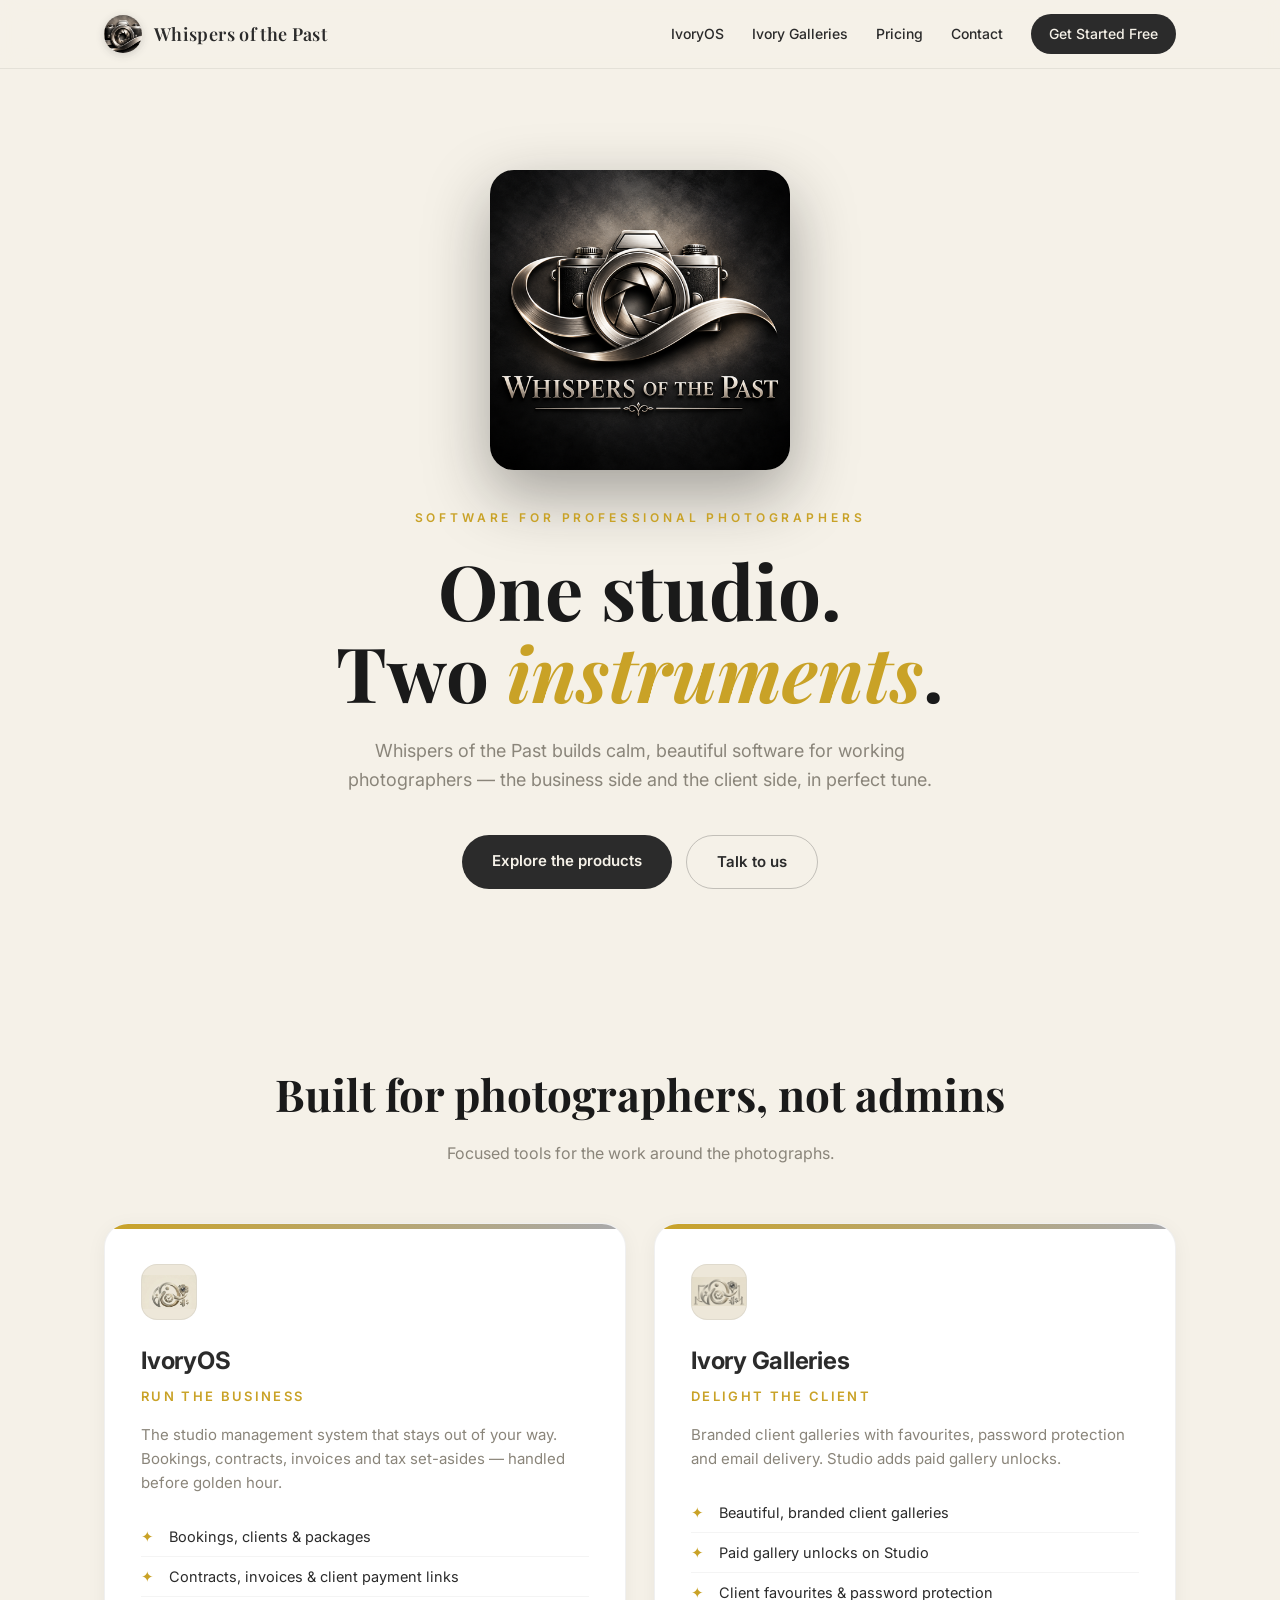
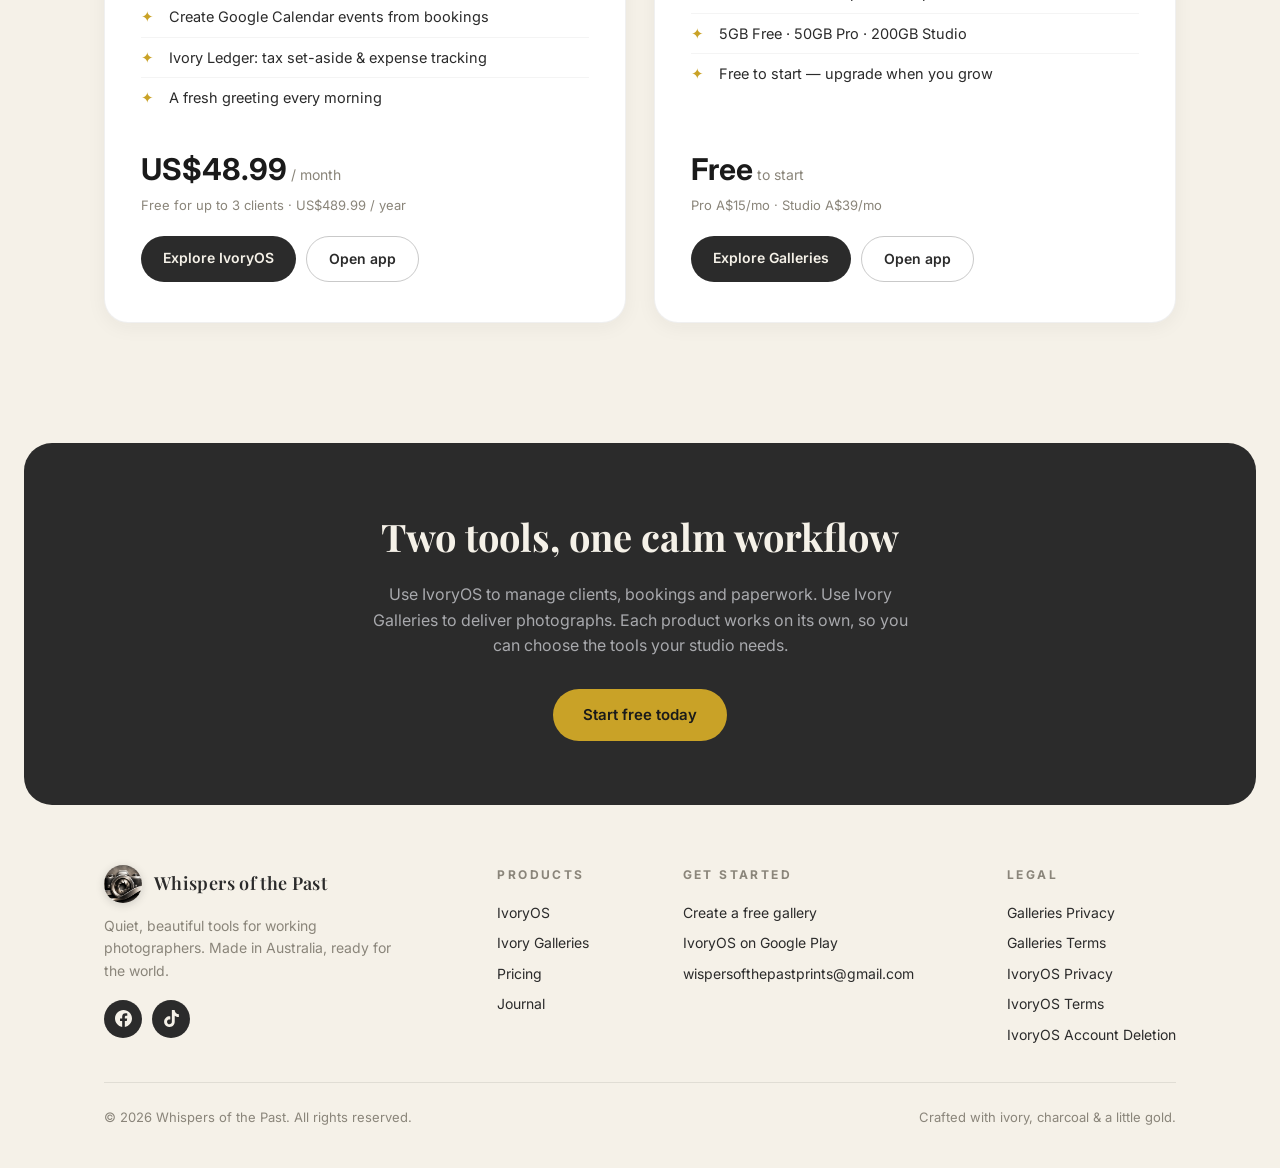
<file: index.html>
<!DOCTYPE html>
<html lang="en">
<head>
<meta charset="UTF-8">
<meta name="viewport" content="width=device-width, initial-scale=1.0">
<title>Whispers of the Past — IvoryOS & Ivory Galleries</title>
<meta name="description" content="Quiet, beautiful software for working photographers: IvoryOS runs the business, Ivory Galleries delights the client.">
<meta name="theme-color" content="#F5F1E8">
<link rel="canonical" href="https://whispersofthepast.co/">
<link rel="icon" type="image/png" href="assets/emblem.png">
<meta property="og:type" content="website">
<meta property="og:site_name" content="Whispers of the Past">
<meta property="og:title" content="Whispers of the Past — IvoryOS & Ivory Galleries">
<meta property="og:description" content="Quiet, beautiful software for working photographers: IvoryOS runs the business, Ivory Galleries delights the client.">
<meta property="og:url" content="https://whispersofthepast.co/">
<meta property="og:image" content="https://whispersofthepast.co/logo_512.png">
<meta property="og:image:alt" content="Whispers of the Past — photography software logo">
<meta name="twitter:card" content="summary_large_image">
<meta name="twitter:title" content="Whispers of the Past — IvoryOS & Ivory Galleries">
<meta name="twitter:description" content="Quiet, beautiful software for working photographers: IvoryOS runs the business, Ivory Galleries delights the client.">
<meta name="twitter:image" content="https://whispersofthepast.co/logo_512.png">
<script data-goatcounter="https://whispersofthepast.goatcounter.com/count" async src="//gc.zgo.at/count.js"></script><!-- analytics: swap whispersofthepast with your GoatCounter site code -->
<link rel="preconnect" href="https://fonts.googleapis.com">
<link rel="preconnect" href="https://fonts.gstatic.com" crossorigin>
<link href="https://fonts.googleapis.com/css2?family=Playfair+Display:ital,wght@0,400;0,600;0,700;1,400&family=Inter:wght@400;500;600;700&display=swap" rel="stylesheet">
<link rel="stylesheet" href="assets/style.css">
<noscript><style>.reveal { opacity: 1 !important; transform: none !important; }</style></noscript>
<script type="application/ld+json">
{
  "@context": "https://schema.org",
  "@type": "Organization",
  "name": "Whispers of the Past",
  "url": "https://whispersofthepast.co/",
  "logo": "https://whispersofthepast.co/logo_512.png",
  "email": "wispersofthepastprints@gmail.com",
  "description": "Quiet, beautiful software for working photographers: IvoryOS, the studio management system, and Ivory Galleries, the client gallery that sells itself.",
  "brand": [{"@type": "Brand", "name": "IvoryOS"}, {"@type": "Brand", "name": "Ivory Galleries"}],
  "sameAs": ["https://play.google.com/store/apps/details?id=com.wispersofthepast.ivoryos", "https://galleries.whispersofthepast.co"]
}
</script>
</head>
<body>

<nav>
  <div class="nav-inner">
    <a class="brand" href="index.html">
      <div class="emblem"><img src="assets/emblem.png" alt="Whispers of the Past emblem"></div>
      <span class="brand-name">Whispers of the Past</span>
    </a>
    <button class="menu-btn" onclick="document.getElementById('navLinks').classList.toggle('open')">☰</button>
    <div class="nav-links" id="navLinks">
      <a href="products/ivoryos/">IvoryOS</a>
      <a href="products/ivory-galleries/">Ivory Galleries</a>
      <a href="pricing/">Pricing</a>
      <a href="contact/">Contact</a>
      <a class="nav-cta" href="https://galleries.whispersofthepast.co" target="_blank" rel="noopener">Get Started Free</a>
    </div>
  </div>
</nav>


<header class="hero" id="top">
  <div class="hero-lockup reveal"><img src="logo_512.png" alt="Whispers of the Past — Photography Software"></div>
  <div class="kicker">Software for professional photographers</div>
  <h1>One studio.<br>Two <em>instruments</em>.</h1>
  <p class="lede">Whispers of the Past builds calm, beautiful software for working photographers — the business side and the client side, in perfect tune.</p>
  <div class="hero-ctas">
    <a class="btn btn-dark" href="#products">Explore the products</a>
    <a class="btn btn-ghost" href="mailto:wispersofthepastprints@gmail.com">Talk to us</a>
  </div>
</header>

<section class="section" id="products">
  <div class="section-head reveal">
    <h2>Built for photographers, not admins</h2>
    <p>Focused tools for the work around the photographs.</p>
  </div>
  <div class="products">
    <div class="product-card reveal">
      <div class="product-icon"><img src="assets/logo-ivoryos.png" alt="IvoryOS logo"></div>
      <h3>IvoryOS</h3>
      <div class="role">Run the business</div>
      <p>The studio management system that stays out of your way. Bookings, contracts, invoices and tax set-asides — handled before golden hour.</p>
      <ul class="features">
        <li>Bookings, clients &amp; packages</li>
        <li>Contracts, invoices &amp; client payment links</li>
        <li>Create Google Calendar events from bookings</li>
        <li>Ivory Ledger: tax set-aside &amp; expense tracking</li>
        <li>A fresh greeting every morning</li>
      </ul>
      <div class="price-line">
        <span class="amount">US$48.99</span> <span class="per">/ month</span>
        <span class="alt">Free for up to 3 clients · US$489.99 / year</span>
      </div>
      <div class="card-links">
        <a class="btn btn-dark" href="products/ivoryos/">Explore IvoryOS</a>
        <a class="btn btn-ghost" href="https://play.google.com/store/apps/details?id=com.wispersofthepast.ivoryos" target="_blank" rel="noopener">Open app</a>
      </div>
    </div>
    <div class="product-card reveal">
      <div class="product-icon"><img src="assets/logo-galleries.png" alt="Ivory Galleries logo"></div>
      <h3>Ivory Galleries</h3>
      <div class="role">Delight the client</div>
      <p>Branded client galleries with favourites, password protection and email delivery. Studio adds paid gallery unlocks.</p>
      <ul class="features">
        <li>Beautiful, branded client galleries</li>
        <li>Paid gallery unlocks on Studio</li>
        <li>Client favourites &amp; password protection</li>
        <li>5GB Free · 50GB Pro · 200GB Studio</li>
        <li>Free to start — upgrade when you grow</li>
      </ul>
      <div class="price-line">
        <span class="amount">Free</span> <span class="per">to start</span>
        <span class="alt">Pro A$15/mo · Studio A$39/mo</span>
      </div>
      <div class="card-links">
        <a class="btn btn-dark" href="products/ivory-galleries/">Explore Galleries</a>
        <a class="btn btn-ghost" href="https://galleries.whispersofthepast.co" target="_blank" rel="noopener">Open app</a>
      </div>
    </div>
  </div>
</section>

<section class="connect reveal" id="connect">
  <h2>Two tools, one calm workflow</h2>
  <p>Use IvoryOS to manage clients, bookings and paperwork. Use Ivory Galleries to deliver photographs. Each product works on its own, so you can choose the tools your studio needs.</p>
  <a class="btn btn-gold" href="https://galleries.whispersofthepast.co" target="_blank" rel="noopener">Start free today</a>
</section>


<footer id="contact">
  <div class="footer-grid">
    <div class="footer-brand">
      <a class="brand" href="index.html">
        <div class="emblem"><img src="assets/emblem.png" alt="Whispers of the Past emblem"></div>
        <span class="brand-name">Whispers of the Past</span>
      </a>
      <p>Quiet, beautiful tools for working photographers. Made in Australia, ready for the world.</p>
      <div class="social-row">
      <a class="social-btn" href="https://www.facebook.com/wispersofthepast1" target="_blank" rel="noopener" aria-label="Facebook"><svg viewBox="0 0 24 24" xmlns="http://www.w3.org/2000/svg"><path d="M24 12.073c0-6.627-5.373-12-12-12s-12 5.373-12 12c0 5.99 4.388 10.954 10.125 11.854v-8.385H7.078v-3.47h3.047V9.43c0-3.007 1.792-4.669 4.533-4.669 1.312 0 2.686.235 2.686.235v2.953H15.83c-1.491 0-1.956.925-1.956 1.874v2.25h3.328l-.532 3.47h-2.796v8.385C19.612 23.027 24 18.062 24 12.073z"/></svg></a>
      <a class="social-btn" href="https://www.tiktok.com/@the.whispers.of.the.past" target="_blank" rel="noopener" aria-label="TikTok"><svg viewBox="0 0 24 24" xmlns="http://www.w3.org/2000/svg"><path d="M12.525.02c1.31-.02 2.61-.01 3.91-.02.08 1.53.63 3.09 1.75 4.17 1.12 1.11 2.7 1.62 4.24 1.79v4.03c-1.44-.05-2.89-.35-4.2-.97-.57-.26-1.1-.59-1.62-.93-.01 2.92.01 5.84-.02 8.75-.08 1.4-.54 2.79-1.35 3.94-1.31 1.92-3.58 3.17-5.91 3.21-1.43.08-2.86-.31-4.08-1.03-2.02-1.19-3.44-3.37-3.65-5.71-.02-.5-.03-1-.01-1.49.18-1.9 1.12-3.72 2.58-4.96 1.66-1.44 3.98-2.13 6.15-1.72.02 1.48-.04 2.96-.04 4.44-.99-.32-2.15-.23-3.02.37-.63.41-1.11 1.04-1.36 1.75-.21.51-.15 1.07-.14 1.61.24 1.64 1.82 3.02 3.5 2.87 1.12-.01 2.19-.66 2.77-1.61.19-.33.4-.67.41-1.06.1-1.79.06-3.57.07-5.36.01-4.03-.01-8.05.02-12.07z"/></svg></a>
    </div>
    </div>
    <div class="footer-col">
      <h4>Products</h4>
      <a href="products/ivoryos/">IvoryOS</a>
      <a href="products/ivory-galleries/">Ivory Galleries</a>
      <a href="pricing/">Pricing</a>
      <a href="blog/">Journal</a>
    </div>
    <div class="footer-col">
      <h4>Get started</h4>
      <a href="https://galleries.whispersofthepast.co" target="_blank" rel="noopener">Create a free gallery</a>
      <a href="https://play.google.com/store/apps/details?id=com.wispersofthepast.ivoryos" target="_blank" rel="noopener">IvoryOS on Google Play</a>
      <a href="mailto:wispersofthepastprints@gmail.com">wispersofthepastprints@gmail.com</a>
    </div>
    <div class="footer-col">
      <h4>Legal</h4>
      <a href="https://galleries.whispersofthepast.co/privacy" target="_blank" rel="noopener">Galleries Privacy</a>
      <a href="https://galleries.whispersofthepast.co/terms" target="_blank" rel="noopener">Galleries Terms</a>
      <a href="https://wispersofthepastprints-prog.github.io/IvoryOS/privacy-policy.html" target="_blank" rel="noopener">IvoryOS Privacy</a>
      <a href="https://wispersofthepastprints-prog.github.io/IvoryOS/terms.html" target="_blank" rel="noopener">IvoryOS Terms</a>
      <a href="https://wispersofthepastprints-prog.github.io/IvoryOS/delete-account.html" target="_blank" rel="noopener">IvoryOS Account Deletion</a>
    </div>
  </div>
  <div class="footer-bottom">
    <span>© 2026 Whispers of the Past. All rights reserved.</span>
    <span>Crafted with ivory, charcoal &amp; a little gold.</span>
  </div>
</footer>

<script src="assets/site.js"></script>
</body>
</html>
</file>
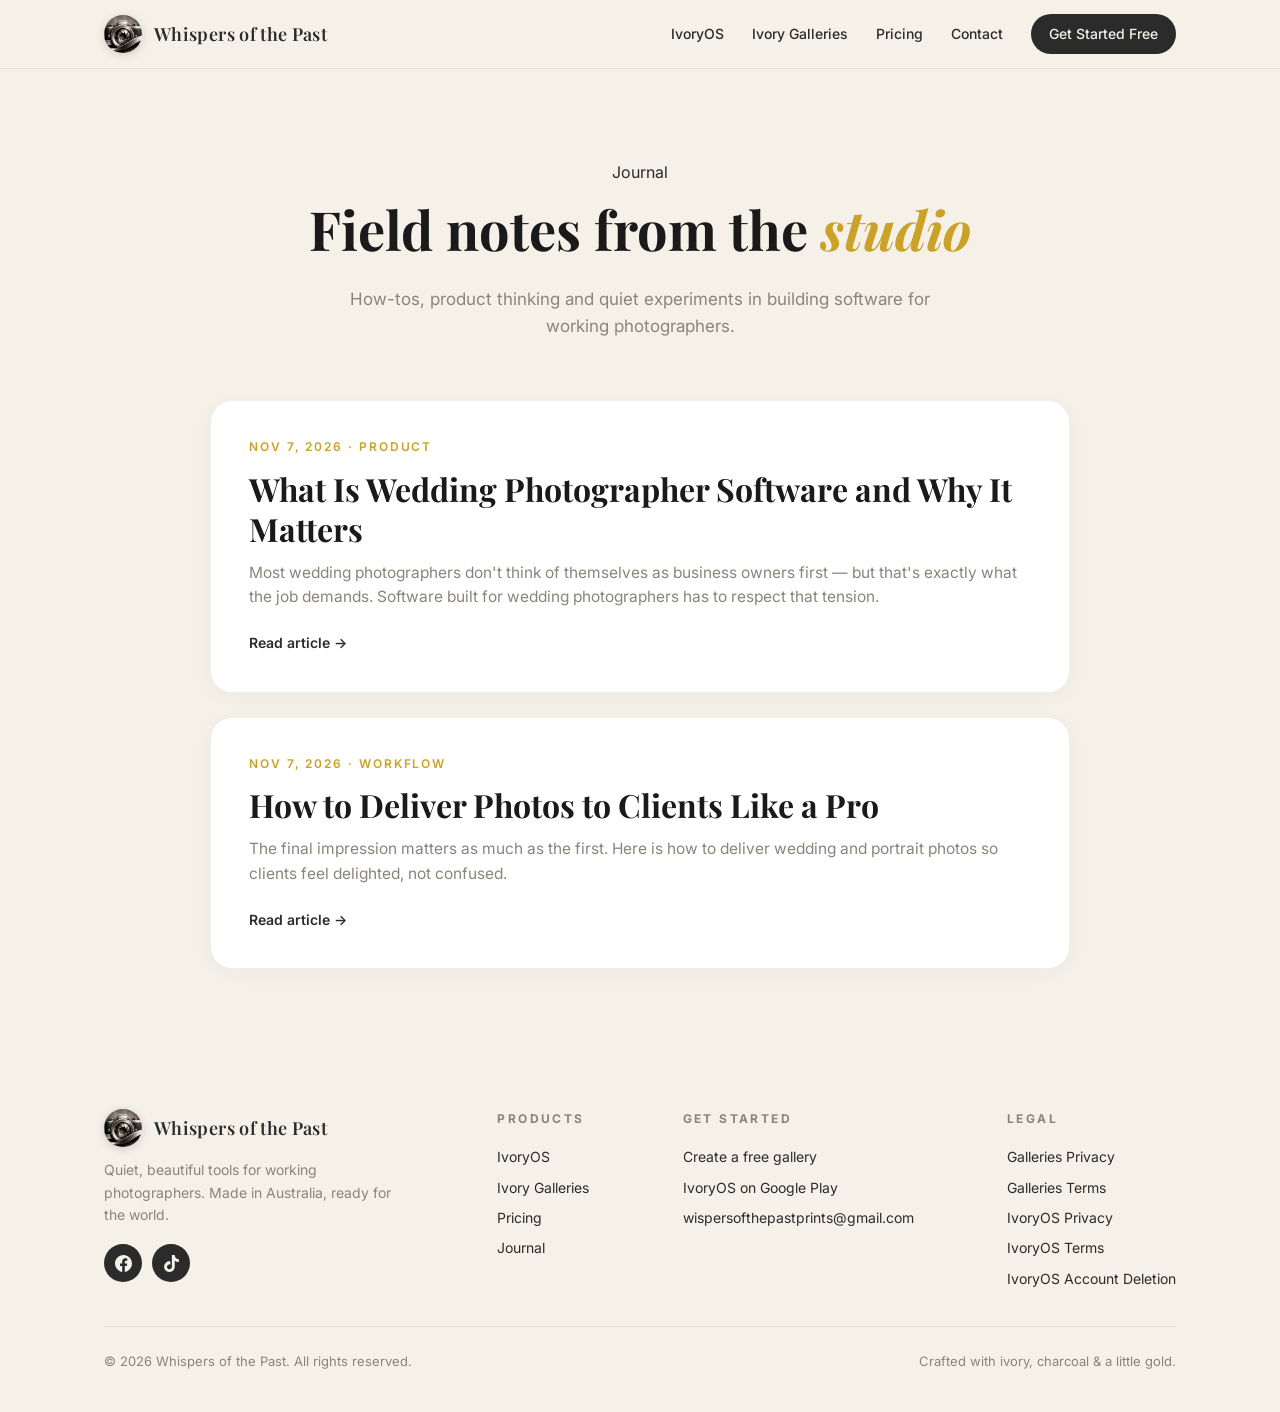
<file: blog/index.html>
<!DOCTYPE html>
<html lang="en">
<head>
<meta charset="UTF-8">
<meta name="viewport" content="width=device-width, initial-scale=1.0">
<title>Journal — Whispers of the Past</title>
<meta name="description" content="Field notes on building better photography software. Ideas, how-tos and product updates from the studio.">
<meta name="theme-color" content="#F5F1E8">
<link rel="canonical" href="https://whispersofthepast.co/blog/">
<link rel="icon" type="image/png" href="../assets/emblem.png">
<meta property="og:type" content="website">
<meta property="og:site_name" content="Whispers of the Past">
<meta property="og:title" content="Journal — Whispers of the Past">
<meta property="og:description" content="Field notes on building better photography software. Ideas, how-tos and product updates from the studio.">
<meta property="og:url" content="https://whispersofthepast.co/blog/">
<meta property="og:image" content="https://whispersofthepast.co/logo_512.png">
<meta property="og:image:alt" content="Whispers of the Past — photography software logo">
<meta name="twitter:card" content="summary_large_image">
<meta name="twitter:title" content="Journal — Whispers of the Past">
<meta name="twitter:description" content="Field notes on building better photography software. Ideas, how-tos and product updates from the studio.">
<meta name="twitter:image" content="https://whispersofthepast.co/logo_512.png">
<script data-goatcounter="https://whispersofthepast.goatcounter.com/count" async src="//gc.zgo.at/count.js"></script>
<link rel="preconnect" href="https://fonts.googleapis.com">
<link rel="preconnect" href="https://fonts.gstatic.com" crossorigin>
<link href="https://fonts.googleapis.com/css2?family=Playfair+Display:ital,wght@0,400;0,600;0,700;1,400&family=Inter:wght@400;500;600;700&display=swap" rel="stylesheet">
<link rel="stylesheet" href="../assets/style.css">
<noscript><style>.reveal { opacity: 1 !important; transform: none !important; }</style></noscript>
<script type="application/ld+json">
{
  "@context": "https://schema.org",
  "@type": "Blog",
  "name": "Whispers of the Past Journal",
  "url": "https://whispersofthepast.co/blog/",
  "publisher": {
    "@type": "Organization",
    "name": "Whispers of the Past",
    "logo": "https://whispersofthepast.co/logo_512.png"
  }
}
</script>
</head>
<body>

<nav>
  <div class="nav-inner">
    <a class="brand" href="../index.html">
      <div class="emblem"><img src="../assets/emblem.png" alt="Whispers of the Past emblem"></div>
      <span class="brand-name">Whispers of the Past</span>
    </a>
    <button class="menu-btn" onclick="document.getElementById('navLinks').classList.toggle('open')">☰</button>
    <div class="nav-links" id="navLinks">
      <a href="../products/ivoryos/">IvoryOS</a>
      <a href="../products/ivory-galleries/">Ivory Galleries</a>
      <a href="../pricing/">Pricing</a>
      <a href="../contact/">Contact</a>
      <a class="nav-cta" href="https://galleries.whispersofthepast.co" target="_blank" rel="noopener">Get Started Free</a>
    </div>
  </div>
</nav>

<header class="page-hero">
  <div class="kicker">Journal</div>
  <h1>Field notes from the <em>studio</em></h1>
  <p>How-tos, product thinking and quiet experiments in building software for working photographers.</p>
</header>

<section class="section" style="padding-top:20px">
  <div class="blog-list">
    <article class="blog-card reveal">
      <a class="blog-card-link" href="wedding-photographer-software/">
        <div class="blog-meta">Nov 7, 2026 · Product</div>
        <h2>What Is Wedding Photographer Software and Why It Matters</h2>
        <p>Most wedding photographers don't think of themselves as business owners first — but that's exactly what the job demands. Software built for wedding photographers has to respect that tension.</p>
        <span class="read-more">Read article →</span>
      </a>
    </article>
    <article class="blog-card reveal">
      <a class="blog-card-link" href="how-to-deliver-photos-to-clients/">
        <div class="blog-meta">Nov 7, 2026 · Workflow</div>
        <h2>How to Deliver Photos to Clients Like a Pro</h2>
        <p>The final impression matters as much as the first. Here is how to deliver wedding and portrait photos so clients feel delighted, not confused.</p>
        <span class="read-more">Read article →</span>
      </a>
    </article>
  </div>
</section>

<footer id="contact">
  <div class="footer-grid">
    <div class="footer-brand">
      <a class="brand" href="../index.html">
        <div class="emblem"><img src="../assets/emblem.png" alt="Whispers of the Past emblem"></div>
        <span class="brand-name">Whispers of the Past</span>
      </a>
      <p>Quiet, beautiful tools for working photographers. Made in Australia, ready for the world.</p>
      <div class="social-row">
      <a class="social-btn" href="https://www.facebook.com/wispersofthepast1" target="_blank" rel="noopener" aria-label="Facebook"><svg viewBox="0 0 24 24" xmlns="http://www.w3.org/2000/svg"><path d="M24 12.073c0-6.627-5.373-12-12-12s-12 5.373-12 12c0 5.99 4.388 10.954 10.125 11.854v-8.385H7.078v-3.47h3.047V9.43c0-3.007 1.792-4.669 4.533-4.669 1.312 0 2.686.235 2.686.235v2.953H15.83c-1.491 0-1.956.925-1.956 1.874v2.25h3.328l-.532 3.47h-2.796v8.385C19.612 23.027 24 18.062 24 12.073z"/></svg></a>
      <a class="social-btn" href="https://www.tiktok.com/@the.whispers.of.the.past" target="_blank" rel="noopener" aria-label="TikTok"><svg viewBox="0 0 24 24" xmlns="http://www.w3.org/2000/svg"><path d="M12.525.02c1.31-.02 2.61-.01 3.91-.02.08 1.53.63 3.09 1.75 4.17 1.12 1.11 2.7 1.62 4.24 1.79v4.03c-1.44-.05-2.89-.35-4.2-.97-.57-.26-1.1-.59-1.62-.93-.01 2.92.01 5.84-.02 8.75-.08 1.4-.54 2.79-1.35 3.94-1.31 1.92-3.58 3.17-5.91 3.21-1.43.08-2.86-.31-4.08-1.03-2.02-1.19-3.44-3.37-3.65-5.71-.02-.5-.03-1-.01-1.49.18-1.9 1.12-3.72 2.58-4.96 1.66-1.44 3.98-2.13 6.15-1.72.02 1.48-.04 2.96-.04 4.44-.99-.32-2.15-.23-3.02.37-.63.41-1.11 1.04-1.36 1.75-.21.51-.15 1.07-.14 1.61.24 1.64 1.82 3.02 3.5 2.87 1.12-.01 2.19-.66 2.77-1.61.19-.33.4-.67.41-1.06.1-1.79.06-3.57.07-5.36.01-4.03-.01-8.05.02-12.07z"/></svg></a>
    </div>
    </div>
    <div class="footer-col">
      <h4>Products</h4>
      <a href="../products/ivoryos/">IvoryOS</a>
      <a href="../products/ivory-galleries/">Ivory Galleries</a>
      <a href="../pricing/">Pricing</a>
      <a href="../blog/">Journal</a>
    </div>
    <div class="footer-col">
      <h4>Get started</h4>
      <a href="https://galleries.whispersofthepast.co" target="_blank" rel="noopener">Create a free gallery</a>
      <a href="https://play.google.com/store/apps/details?id=com.wispersofthepast.ivoryos" target="_blank" rel="noopener">IvoryOS on Google Play</a>
      <a href="mailto:wispersofthepastprints@gmail.com">wispersofthepastprints@gmail.com</a>
    </div>
    <div class="footer-col">
      <h4>Legal</h4>
      <a href="https://galleries.whispersofthepast.co/privacy" target="_blank" rel="noopener">Galleries Privacy</a>
      <a href="https://galleries.whispersofthepast.co/terms" target="_blank" rel="noopener">Galleries Terms</a>
      <a href="https://wispersofthepastprints-prog.github.io/IvoryOS/privacy-policy.html" target="_blank" rel="noopener">IvoryOS Privacy</a>
      <a href="https://wispersofthepastprints-prog.github.io/IvoryOS/terms.html" target="_blank" rel="noopener">IvoryOS Terms</a>
      <a href="https://wispersofthepastprints-prog.github.io/IvoryOS/delete-account.html" target="_blank" rel="noopener">IvoryOS Account Deletion</a>
    </div>
  </div>
  <div class="footer-bottom">
    <span>© 2026 Whispers of the Past. All rights reserved.</span>
    <span>Crafted with ivory, charcoal &amp; a little gold.</span>
  </div>
</footer>

<script src="../assets/site.js"></script>
</body>
</html>
</file>
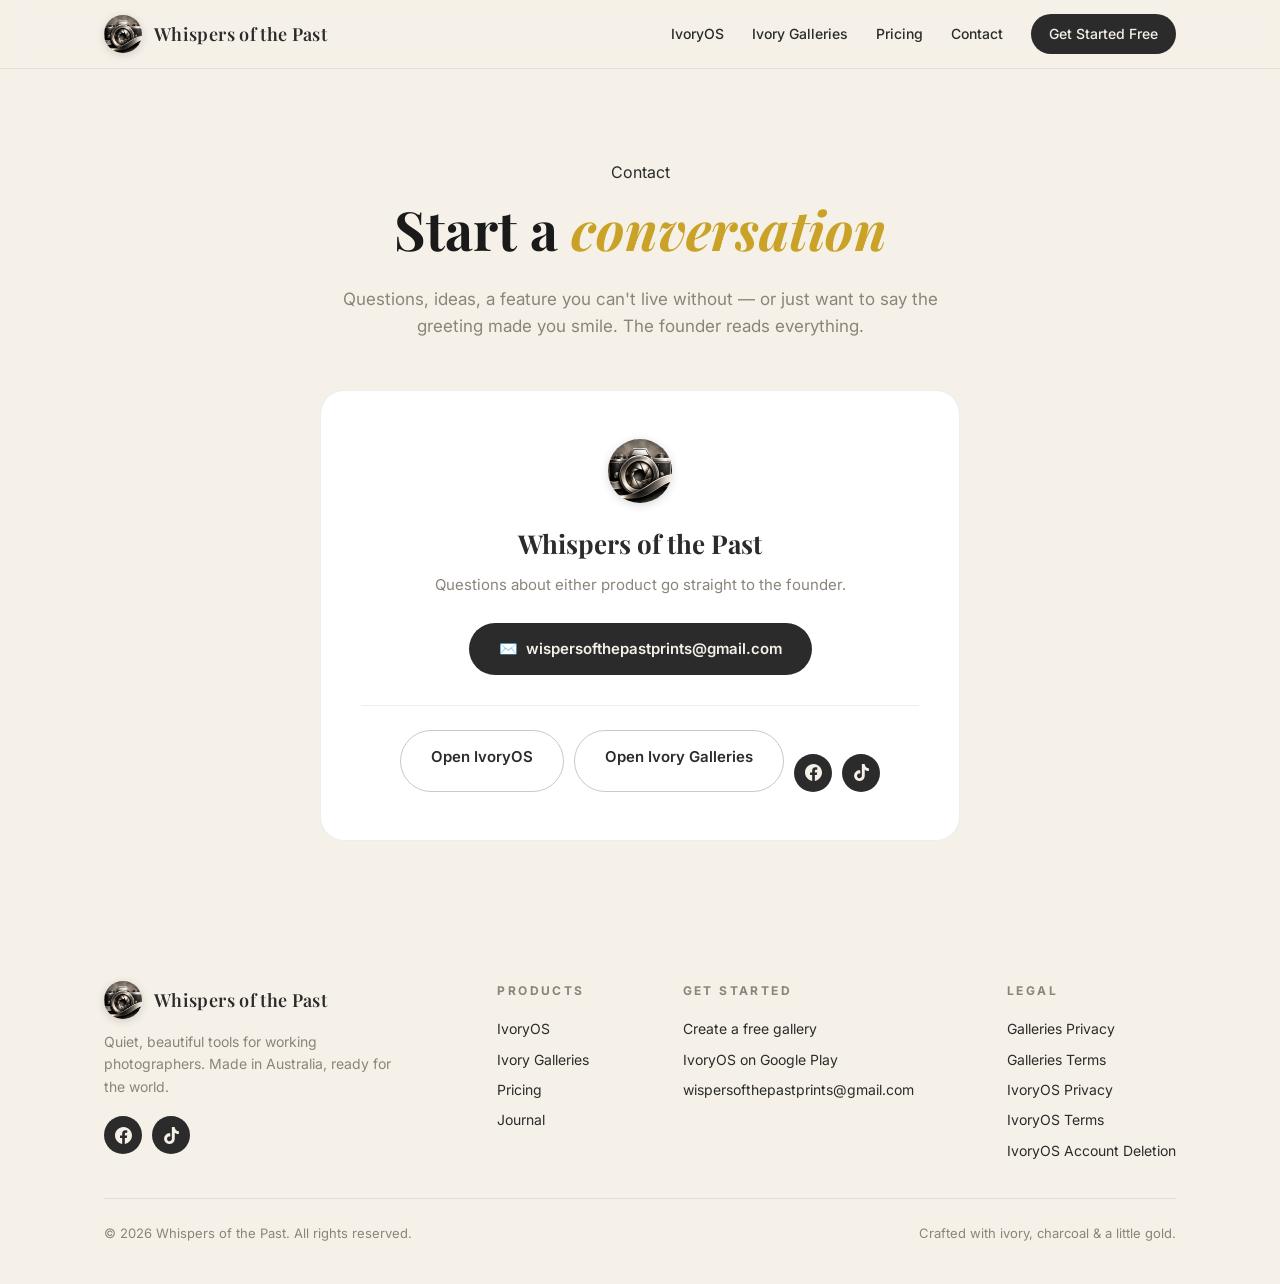
<file: contact/index.html>
<!DOCTYPE html>
<html lang="en">
<head>
<meta charset="UTF-8">
<meta name="viewport" content="width=device-width, initial-scale=1.0">
<title>Contact — Whispers of the Past</title>
<meta name="description" content="Talk to a human at Whispers of the Past. Questions about IvoryOS or Ivory Galleries — the founder reads every message.">
<meta name="theme-color" content="#F5F1E8">
<link rel="canonical" href="https://whispersofthepast.co/contact/">
<link rel="icon" type="image/png" href="../assets/emblem.png">
<meta property="og:type" content="website">
<meta property="og:site_name" content="Whispers of the Past">
<meta property="og:title" content="Contact — Whispers of the Past">
<meta property="og:description" content="Talk to a human at Whispers of the Past. Questions about IvoryOS or Ivory Galleries — the founder reads every message.">
<meta property="og:url" content="https://whispersofthepast.co/contact/">
<meta property="og:image" content="https://whispersofthepast.co/logo_512.png">
<meta property="og:image:alt" content="Whispers of the Past — photography software logo">
<meta name="twitter:card" content="summary_large_image">
<meta name="twitter:title" content="Contact — Whispers of the Past">
<meta name="twitter:description" content="Talk to a human at Whispers of the Past. Questions about IvoryOS or Ivory Galleries — the founder reads every message.">
<meta name="twitter:image" content="https://whispersofthepast.co/logo_512.png">
<script data-goatcounter="https://whispersofthepast.goatcounter.com/count" async src="//gc.zgo.at/count.js"></script><!-- analytics: swap whispersofthepast with your GoatCounter site code -->
<link rel="preconnect" href="https://fonts.googleapis.com">
<link rel="preconnect" href="https://fonts.gstatic.com" crossorigin>
<link href="https://fonts.googleapis.com/css2?family=Playfair+Display:ital,wght@0,400;0,600;0,700;1,400&family=Inter:wght@400;500;600;700&display=swap" rel="stylesheet">
<link rel="stylesheet" href="../assets/style.css">
<noscript><style>.reveal { opacity: 1 !important; transform: none !important; }</style></noscript>
<script type="application/ld+json">
{
  "@context": "https://schema.org",
  "@type": "Organization",
  "name": "Whispers of the Past",
  "url": "https://whispersofthepast.co/",
  "logo": "https://whispersofthepast.co/logo_512.png",
  "email": "wispersofthepastprints@gmail.com",
  "description": "Quiet, beautiful software for working photographers: IvoryOS, the studio management system, and Ivory Galleries, the client gallery that sells itself.",
  "brand": [{"@type": "Brand", "name": "IvoryOS"}, {"@type": "Brand", "name": "Ivory Galleries"}],
  "sameAs": ["https://play.google.com/store/apps/details?id=com.wispersofthepast.ivoryos", "https://galleries.whispersofthepast.co"]
}
</script>
</head>
<body>

<nav>
  <div class="nav-inner">
    <a class="brand" href="../index.html">
      <div class="emblem"><img src="../assets/emblem.png" alt="Whispers of the Past emblem"></div>
      <span class="brand-name">Whispers of the Past</span>
    </a>
    <button class="menu-btn" onclick="document.getElementById('navLinks').classList.toggle('open')">☰</button>
    <div class="nav-links" id="navLinks">
      <a href="../products/ivoryos/">IvoryOS</a>
      <a href="../products/ivory-galleries/">Ivory Galleries</a>
      <a href="../pricing/">Pricing</a>
      <a href="../contact/">Contact</a>
      <a class="nav-cta" href="https://galleries.whispersofthepast.co" target="_blank" rel="noopener">Get Started Free</a>
    </div>
  </div>
</nav>


<header class="page-hero">
  <div class="kicker">Contact</div>
  <h1>Start a <em>conversation</em></h1>
  <p>Questions, ideas, a feature you can't live without — or just want to say the greeting made you smile. The founder reads everything.</p>
</header>
<section class="section" style="padding-top:10px">
  <div class="contact-card reveal">
    <div class="emblem" style="width:64px;height:64px;margin:0 auto 20px"><img src="../assets/emblem.png" alt="Whispers of the Past emblem"></div>
    <h3 class="serif" style="font-size:26px;margin-bottom:8px">Whispers of the Past</h3>
    <p style="color:var(--fog);font-size:15px;margin-bottom:26px">Questions about either product go straight to the founder.</p>
    <a class="btn btn-dark" href="mailto:wispersofthepastprints@gmail.com">✉️ &nbsp;wispersofthepastprints@gmail.com</a>
    <div style="margin-top:30px;padding-top:24px;border-top:1px solid rgba(43,43,43,.08);display:flex;gap:10px;justify-content:center;flex-wrap:wrap">
      <a class="btn btn-ghost" href="https://play.google.com/store/apps/details?id=com.wispersofthepast.ivoryos" target="_blank" rel="noopener">Open IvoryOS</a>
      <a class="btn btn-ghost" href="https://galleries.whispersofthepast.co" target="_blank" rel="noopener">Open Ivory Galleries</a>
<div class="social-row" style="justify-content:center;margin-top:24px">
      <a class="social-btn" href="https://www.facebook.com/wispersofthepast1" target="_blank" rel="noopener" aria-label="Facebook"><svg viewBox="0 0 24 24" xmlns="http://www.w3.org/2000/svg"><path d="M24 12.073c0-6.627-5.373-12-12-12s-12 5.373-12 12c0 5.99 4.388 10.954 10.125 11.854v-8.385H7.078v-3.47h3.047V9.43c0-3.007 1.792-4.669 4.533-4.669 1.312 0 2.686.235 2.686.235v2.953H15.83c-1.491 0-1.956.925-1.956 1.874v2.25h3.328l-.532 3.47h-2.796v8.385C19.612 23.027 24 18.062 24 12.073z"/></svg></a>
      <a class="social-btn" href="https://www.tiktok.com/@the.whispers.of.the.past" target="_blank" rel="noopener" aria-label="TikTok"><svg viewBox="0 0 24 24" xmlns="http://www.w3.org/2000/svg"><path d="M12.525.02c1.31-.02 2.61-.01 3.91-.02.08 1.53.63 3.09 1.75 4.17 1.12 1.11 2.7 1.62 4.24 1.79v4.03c-1.44-.05-2.89-.35-4.2-.97-.57-.26-1.1-.59-1.62-.93-.01 2.92.01 5.84-.02 8.75-.08 1.4-.54 2.79-1.35 3.94-1.31 1.92-3.58 3.17-5.91 3.21-1.43.08-2.86-.31-4.08-1.03-2.02-1.19-3.44-3.37-3.65-5.71-.02-.5-.03-1-.01-1.49.18-1.9 1.12-3.72 2.58-4.96 1.66-1.44 3.98-2.13 6.15-1.72.02 1.48-.04 2.96-.04 4.44-.99-.32-2.15-.23-3.02.37-.63.41-1.11 1.04-1.36 1.75-.21.51-.15 1.07-.14 1.61.24 1.64 1.82 3.02 3.5 2.87 1.12-.01 2.19-.66 2.77-1.61.19-.33.4-.67.41-1.06.1-1.79.06-3.57.07-5.36.01-4.03-.01-8.05.02-12.07z"/></svg></a>
    </div>
    </div>
  </div>
</section>


<footer id="contact">
  <div class="footer-grid">
    <div class="footer-brand">
      <a class="brand" href="../index.html">
        <div class="emblem"><img src="../assets/emblem.png" alt="Whispers of the Past emblem"></div>
        <span class="brand-name">Whispers of the Past</span>
      </a>
      <p>Quiet, beautiful tools for working photographers. Made in Australia, ready for the world.</p>
      <div class="social-row">
      <a class="social-btn" href="https://www.facebook.com/wispersofthepast1" target="_blank" rel="noopener" aria-label="Facebook"><svg viewBox="0 0 24 24" xmlns="http://www.w3.org/2000/svg"><path d="M24 12.073c0-6.627-5.373-12-12-12s-12 5.373-12 12c0 5.99 4.388 10.954 10.125 11.854v-8.385H7.078v-3.47h3.047V9.43c0-3.007 1.792-4.669 4.533-4.669 1.312 0 2.686.235 2.686.235v2.953H15.83c-1.491 0-1.956.925-1.956 1.874v2.25h3.328l-.532 3.47h-2.796v8.385C19.612 23.027 24 18.062 24 12.073z"/></svg></a>
      <a class="social-btn" href="https://www.tiktok.com/@the.whispers.of.the.past" target="_blank" rel="noopener" aria-label="TikTok"><svg viewBox="0 0 24 24" xmlns="http://www.w3.org/2000/svg"><path d="M12.525.02c1.31-.02 2.61-.01 3.91-.02.08 1.53.63 3.09 1.75 4.17 1.12 1.11 2.7 1.62 4.24 1.79v4.03c-1.44-.05-2.89-.35-4.2-.97-.57-.26-1.1-.59-1.62-.93-.01 2.92.01 5.84-.02 8.75-.08 1.4-.54 2.79-1.35 3.94-1.31 1.92-3.58 3.17-5.91 3.21-1.43.08-2.86-.31-4.08-1.03-2.02-1.19-3.44-3.37-3.65-5.71-.02-.5-.03-1-.01-1.49.18-1.9 1.12-3.72 2.58-4.96 1.66-1.44 3.98-2.13 6.15-1.72.02 1.48-.04 2.96-.04 4.44-.99-.32-2.15-.23-3.02.37-.63.41-1.11 1.04-1.36 1.75-.21.51-.15 1.07-.14 1.61.24 1.64 1.82 3.02 3.5 2.87 1.12-.01 2.19-.66 2.77-1.61.19-.33.4-.67.41-1.06.1-1.79.06-3.57.07-5.36.01-4.03-.01-8.05.02-12.07z"/></svg></a>
    </div>
    </div>
    <div class="footer-col">
      <h4>Products</h4>
      <a href="../products/ivoryos/">IvoryOS</a>
      <a href="../products/ivory-galleries/">Ivory Galleries</a>
      <a href="../pricing/">Pricing</a>
      <a href="../blog/">Journal</a>
    </div>
    <div class="footer-col">
      <h4>Get started</h4>
      <a href="https://galleries.whispersofthepast.co" target="_blank" rel="noopener">Create a free gallery</a>
      <a href="https://play.google.com/store/apps/details?id=com.wispersofthepast.ivoryos" target="_blank" rel="noopener">IvoryOS on Google Play</a>
      <a href="mailto:wispersofthepastprints@gmail.com">wispersofthepastprints@gmail.com</a>
    </div>
    <div class="footer-col">
      <h4>Legal</h4>
      <a href="https://galleries.whispersofthepast.co/privacy" target="_blank" rel="noopener">Galleries Privacy</a>
      <a href="https://galleries.whispersofthepast.co/terms" target="_blank" rel="noopener">Galleries Terms</a>
      <a href="https://wispersofthepastprints-prog.github.io/IvoryOS/privacy-policy.html" target="_blank" rel="noopener">IvoryOS Privacy</a>
      <a href="https://wispersofthepastprints-prog.github.io/IvoryOS/terms.html" target="_blank" rel="noopener">IvoryOS Terms</a>
      <a href="https://wispersofthepastprints-prog.github.io/IvoryOS/delete-account.html" target="_blank" rel="noopener">IvoryOS Account Deletion</a>
    </div>
  </div>
  <div class="footer-bottom">
    <span>© 2026 Whispers of the Past. All rights reserved.</span>
    <span>Crafted with ivory, charcoal &amp; a little gold.</span>
  </div>
</footer>

<script src="../assets/site.js"></script>
</body>
</html>
</file>
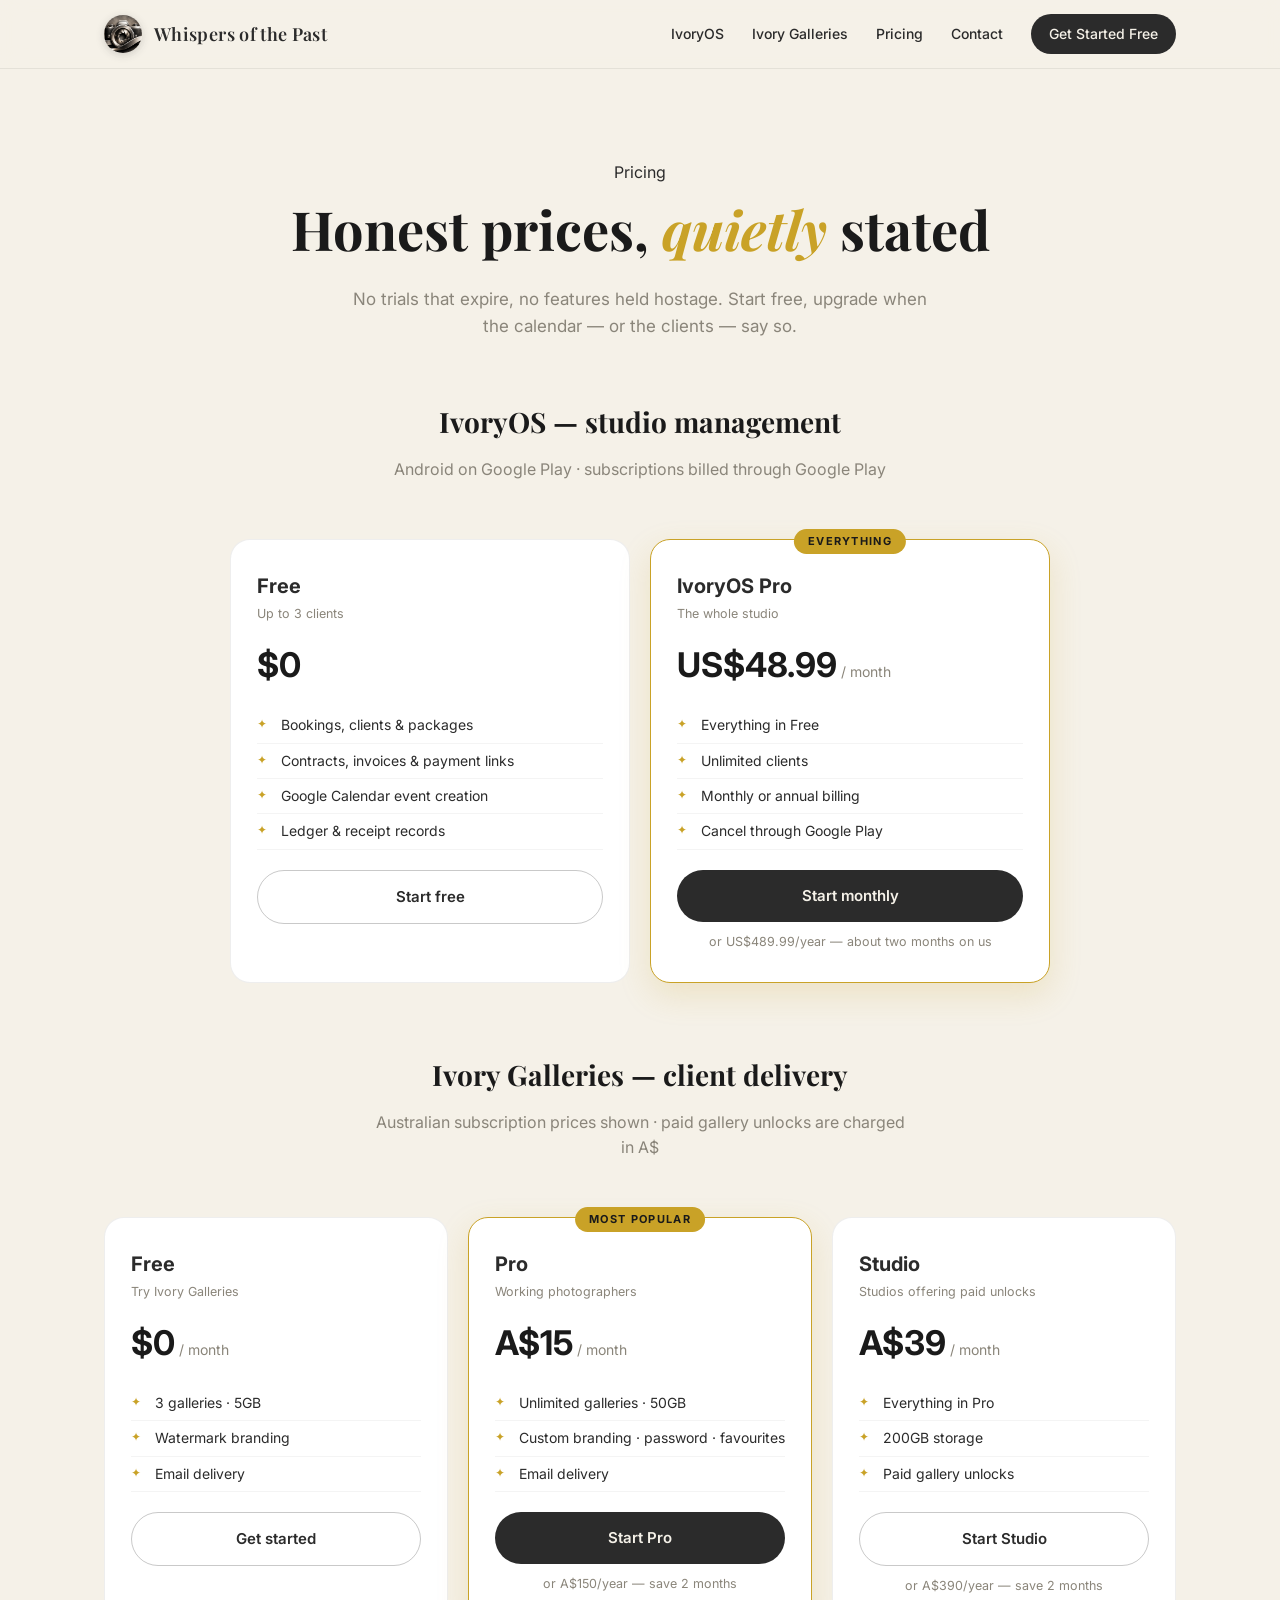
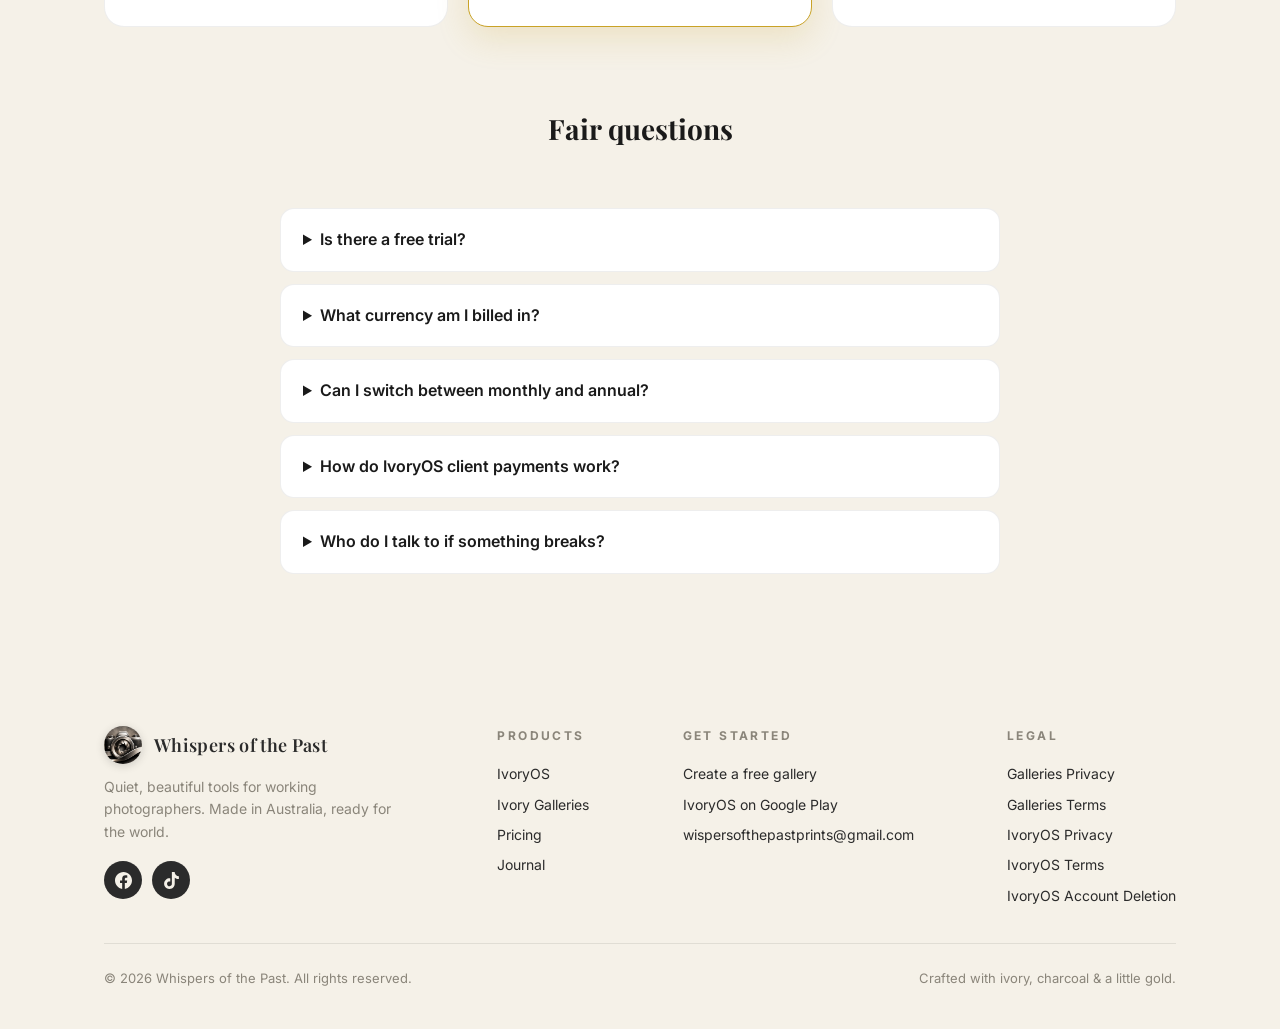
<file: pricing/index.html>
<!DOCTYPE html>
<html lang="en">
<head>
<meta charset="UTF-8">
<meta name="viewport" content="width=device-width, initial-scale=1.0">
<title>Pricing — Whispers of the Past</title>
<meta name="description" content="Honest pricing for IvoryOS (free to US$48.99/mo) and Ivory Galleries (free, Pro A$15, Studio A$39). Start free, upgrade when you grow.">
<meta name="theme-color" content="#F5F1E8">
<link rel="canonical" href="https://whispersofthepast.co/pricing/">
<link rel="icon" type="image/png" href="../assets/emblem.png">
<meta property="og:type" content="website">
<meta property="og:site_name" content="Whispers of the Past">
<meta property="og:title" content="Pricing — Whispers of the Past">
<meta property="og:description" content="Honest pricing for IvoryOS (free to US$48.99/mo) and Ivory Galleries (free, Pro A$15, Studio A$39). Start free, upgrade when you grow.">
<meta property="og:url" content="https://whispersofthepast.co/pricing/">
<meta property="og:image" content="https://whispersofthepast.co/logo_512.png">
<meta property="og:image:alt" content="Whispers of the Past — photography software logo">
<meta name="twitter:card" content="summary_large_image">
<meta name="twitter:title" content="Pricing — Whispers of the Past">
<meta name="twitter:description" content="Honest pricing for IvoryOS (free to US$48.99/mo) and Ivory Galleries (free, Pro A$15, Studio A$39). Start free, upgrade when you grow.">
<meta name="twitter:image" content="https://whispersofthepast.co/logo_512.png">
<script data-goatcounter="https://whispersofthepast.goatcounter.com/count" async src="//gc.zgo.at/count.js"></script><!-- analytics: swap whispersofthepast with your GoatCounter site code -->
<link rel="preconnect" href="https://fonts.googleapis.com">
<link rel="preconnect" href="https://fonts.gstatic.com" crossorigin>
<link href="https://fonts.googleapis.com/css2?family=Playfair+Display:ital,wght@0,400;0,600;0,700;1,400&family=Inter:wght@400;500;600;700&display=swap" rel="stylesheet">
<link rel="stylesheet" href="../assets/style.css">
<noscript><style>.reveal { opacity: 1 !important; transform: none !important; }</style></noscript>
<script type="application/ld+json">
{
  "@context": "https://schema.org",
  "@type": "Organization",
  "name": "Whispers of the Past",
  "url": "https://whispersofthepast.co/",
  "logo": "https://whispersofthepast.co/logo_512.png",
  "email": "wispersofthepastprints@gmail.com",
  "description": "Quiet, beautiful software for working photographers: IvoryOS, the studio management system, and Ivory Galleries, the client gallery that sells itself.",
  "brand": [{"@type": "Brand", "name": "IvoryOS"}, {"@type": "Brand", "name": "Ivory Galleries"}],
  "sameAs": ["https://play.google.com/store/apps/details?id=com.wispersofthepast.ivoryos", "https://galleries.whispersofthepast.co"]
}
</script>
</head>
<body>

<nav>
  <div class="nav-inner">
    <a class="brand" href="../index.html">
      <div class="emblem"><img src="../assets/emblem.png" alt="Whispers of the Past emblem"></div>
      <span class="brand-name">Whispers of the Past</span>
    </a>
    <button class="menu-btn" onclick="document.getElementById('navLinks').classList.toggle('open')">☰</button>
    <div class="nav-links" id="navLinks">
      <a href="../products/ivoryos/">IvoryOS</a>
      <a href="../products/ivory-galleries/">Ivory Galleries</a>
      <a href="../pricing/">Pricing</a>
      <a href="../contact/">Contact</a>
      <a class="nav-cta" href="https://galleries.whispersofthepast.co" target="_blank" rel="noopener">Get Started Free</a>
    </div>
  </div>
</nav>


<header class="page-hero">
  <div class="kicker">Pricing</div>
  <h1>Honest prices, <em>quietly</em> stated</h1>
  <p>No trials that expire, no features held hostage. Start free, upgrade when the calendar — or the clients — say so.</p>
</header>
<section class="section" style="padding-top:20px">
  <div class="section-head reveal"><h2 style="font-size:28px">IvoryOS — studio management</h2><p>Android on Google Play · subscriptions billed through Google Play</p></div>
  <div class="price-grid reveal" style="max-width:820px;margin:0 auto 70px">
    <div class="price-card">
      <h3>Free</h3><div class="for">Up to 3 clients</div>
      <span class="amount">$0</span>
      <ul><li>Bookings, clients &amp; packages</li><li>Contracts, invoices &amp; payment links</li><li>Google Calendar event creation</li><li>Ledger &amp; receipt records</li></ul>
      <a class="btn btn-ghost" href="https://play.google.com/store/apps/details?id=com.wispersofthepast.ivoryos" target="_blank" rel="noopener" style="width:100%;text-align:center">Start free</a>
    </div>
    <div class="price-card featured">
      <span class="badge-pop">Everything</span>
      <h3>IvoryOS Pro</h3><div class="for">The whole studio</div>
      <span class="amount">US$48.99</span> <span class="per">/ month</span>
      <ul><li>Everything in Free</li><li>Unlimited clients</li><li>Monthly or annual billing</li><li>Cancel through Google Play</li></ul>
      <a class="btn btn-dark" href="https://play.google.com/store/apps/details?id=com.wispersofthepast.ivoryos" target="_blank" rel="noopener" style="width:100%;text-align:center">Start monthly</a>
      <p style="text-align:center;font-size:12.5px;color:var(--fog);margin-top:10px">or US$489.99/year — about two months on us</p>
    </div>
  </div>
  <div class="section-head reveal"><h2 style="font-size:28px">Ivory Galleries — client delivery</h2><p>Australian subscription prices shown · paid gallery unlocks are charged in A$</p></div>
  <div class="price-grid reveal">
    <div class="price-card">
      <h3>Free</h3><div class="for">Try Ivory Galleries</div>
      <span class="amount">$0</span> <span class="per">/ month</span>
      <ul><li>3 galleries · 5GB</li><li>Watermark branding</li><li>Email delivery</li></ul>
      <a class="btn btn-ghost" href="https://galleries.whispersofthepast.co" target="_blank" rel="noopener" style="width:100%;text-align:center">Get started</a>
    </div>
    <div class="price-card featured">
      <span class="badge-pop">Most popular</span>
      <h3>Pro</h3><div class="for">Working photographers</div>
      <span class="amount">A$15</span> <span class="per">/ month</span>
      <ul><li>Unlimited galleries · 50GB</li><li>Custom branding · password · favourites</li><li>Email delivery</li></ul>
      <a class="btn btn-dark" href="https://galleries.whispersofthepast.co" target="_blank" rel="noopener" style="width:100%;text-align:center">Start Pro</a>
      <p style="text-align:center;font-size:12.5px;color:var(--fog);margin-top:10px">or A$150/year — save 2 months</p>
    </div>
    <div class="price-card">
      <h3>Studio</h3><div class="for">Studios offering paid unlocks</div>
      <span class="amount">A$39</span> <span class="per">/ month</span>
      <ul><li>Everything in Pro</li><li>200GB storage</li><li>Paid gallery unlocks</li></ul>
      <a class="btn btn-ghost" href="https://galleries.whispersofthepast.co" target="_blank" rel="noopener" style="width:100%;text-align:center">Start Studio</a>
      <p style="text-align:center;font-size:12.5px;color:var(--fog);margin-top:10px">or A$390/year — save 2 months</p>
    </div>
  </div>
</section>
<section class="section" style="padding-top:0">
  <div class="section-head reveal"><h2 style="font-size:28px">Fair questions</h2></div>
  <div class="faq reveal">
    <details><summary>Is there a free trial?</summary><p>No timed trial. Ivory Galleries is free to start with 3 galleries and 5GB, and IvoryOS is free for up to 3 clients. IvoryOS Pro can be cancelled in Play Store &gt; Payments &amp; subscriptions; Galleries subscriptions are managed through the dashboard billing portal.</p></details>
    <details><summary>What currency am I billed in?</summary><p>IvoryOS uses the currency and price shown by Google Play: US$48.99/month or US$489.99/year in the United States, and A$48.99/month or A$489.99/year in Australia. Galleries subscription prices above are in Australian dollars; customers elsewhere see the available local pricing at checkout. Studio gallery unlocks are charged in A$.</p></details>
    <details><summary>Can I switch between monthly and annual?</summary><p>Yes. Manage IvoryOS through Google Play and Galleries through the dashboard billing portal. Check the price shown before confirming a change. Annual pricing is about two months less than twelve monthly payments.</p></details>
    <details><summary>How do IvoryOS client payments work?</summary><p>Client booking payments are separate one-time AUD Stripe transactions, not IvoryOS subscriptions. IvoryOS charges no platform fee; the full payment, less Stripe's own processing charges, transfers to the photographer's connected Stripe account.</p></details>
    <details><summary>Who do I talk to if something breaks?</summary><p>Email <a href="mailto:wispersofthepastprints@gmail.com" style="color:var(--gold)">wispersofthepastprints@gmail.com</a> and tell the founder what went wrong.</p></details>
  </div>
</section>


<footer id="contact">
  <div class="footer-grid">
    <div class="footer-brand">
      <a class="brand" href="../index.html">
        <div class="emblem"><img src="../assets/emblem.png" alt="Whispers of the Past emblem"></div>
        <span class="brand-name">Whispers of the Past</span>
      </a>
      <p>Quiet, beautiful tools for working photographers. Made in Australia, ready for the world.</p>
      <div class="social-row">
      <a class="social-btn" href="https://www.facebook.com/wispersofthepast1" target="_blank" rel="noopener" aria-label="Facebook"><svg viewBox="0 0 24 24" xmlns="http://www.w3.org/2000/svg"><path d="M24 12.073c0-6.627-5.373-12-12-12s-12 5.373-12 12c0 5.99 4.388 10.954 10.125 11.854v-8.385H7.078v-3.47h3.047V9.43c0-3.007 1.792-4.669 4.533-4.669 1.312 0 2.686.235 2.686.235v2.953H15.83c-1.491 0-1.956.925-1.956 1.874v2.25h3.328l-.532 3.47h-2.796v8.385C19.612 23.027 24 18.062 24 12.073z"/></svg></a>
      <a class="social-btn" href="https://www.tiktok.com/@the.whispers.of.the.past" target="_blank" rel="noopener" aria-label="TikTok"><svg viewBox="0 0 24 24" xmlns="http://www.w3.org/2000/svg"><path d="M12.525.02c1.31-.02 2.61-.01 3.91-.02.08 1.53.63 3.09 1.75 4.17 1.12 1.11 2.7 1.62 4.24 1.79v4.03c-1.44-.05-2.89-.35-4.2-.97-.57-.26-1.1-.59-1.62-.93-.01 2.92.01 5.84-.02 8.75-.08 1.4-.54 2.79-1.35 3.94-1.31 1.92-3.58 3.17-5.91 3.21-1.43.08-2.86-.31-4.08-1.03-2.02-1.19-3.44-3.37-3.65-5.71-.02-.5-.03-1-.01-1.49.18-1.9 1.12-3.72 2.58-4.96 1.66-1.44 3.98-2.13 6.15-1.72.02 1.48-.04 2.96-.04 4.44-.99-.32-2.15-.23-3.02.37-.63.41-1.11 1.04-1.36 1.75-.21.51-.15 1.07-.14 1.61.24 1.64 1.82 3.02 3.5 2.87 1.12-.01 2.19-.66 2.77-1.61.19-.33.4-.67.41-1.06.1-1.79.06-3.57.07-5.36.01-4.03-.01-8.05.02-12.07z"/></svg></a>
    </div>
    </div>
    <div class="footer-col">
      <h4>Products</h4>
      <a href="../products/ivoryos/">IvoryOS</a>
      <a href="../products/ivory-galleries/">Ivory Galleries</a>
      <a href="../pricing/">Pricing</a>
      <a href="../blog/">Journal</a>
    </div>
    <div class="footer-col">
      <h4>Get started</h4>
      <a href="https://galleries.whispersofthepast.co" target="_blank" rel="noopener">Create a free gallery</a>
      <a href="https://play.google.com/store/apps/details?id=com.wispersofthepast.ivoryos" target="_blank" rel="noopener">IvoryOS on Google Play</a>
      <a href="mailto:wispersofthepastprints@gmail.com">wispersofthepastprints@gmail.com</a>
    </div>
    <div class="footer-col">
      <h4>Legal</h4>
      <a href="https://galleries.whispersofthepast.co/privacy" target="_blank" rel="noopener">Galleries Privacy</a>
      <a href="https://galleries.whispersofthepast.co/terms" target="_blank" rel="noopener">Galleries Terms</a>
      <a href="https://wispersofthepastprints-prog.github.io/IvoryOS/privacy-policy.html" target="_blank" rel="noopener">IvoryOS Privacy</a>
      <a href="https://wispersofthepastprints-prog.github.io/IvoryOS/terms.html" target="_blank" rel="noopener">IvoryOS Terms</a>
      <a href="https://wispersofthepastprints-prog.github.io/IvoryOS/delete-account.html" target="_blank" rel="noopener">IvoryOS Account Deletion</a>
    </div>
  </div>
  <div class="footer-bottom">
    <span>© 2026 Whispers of the Past. All rights reserved.</span>
    <span>Crafted with ivory, charcoal &amp; a little gold.</span>
  </div>
</footer>

<script src="../assets/site.js"></script>
</body>
</html>
</file>
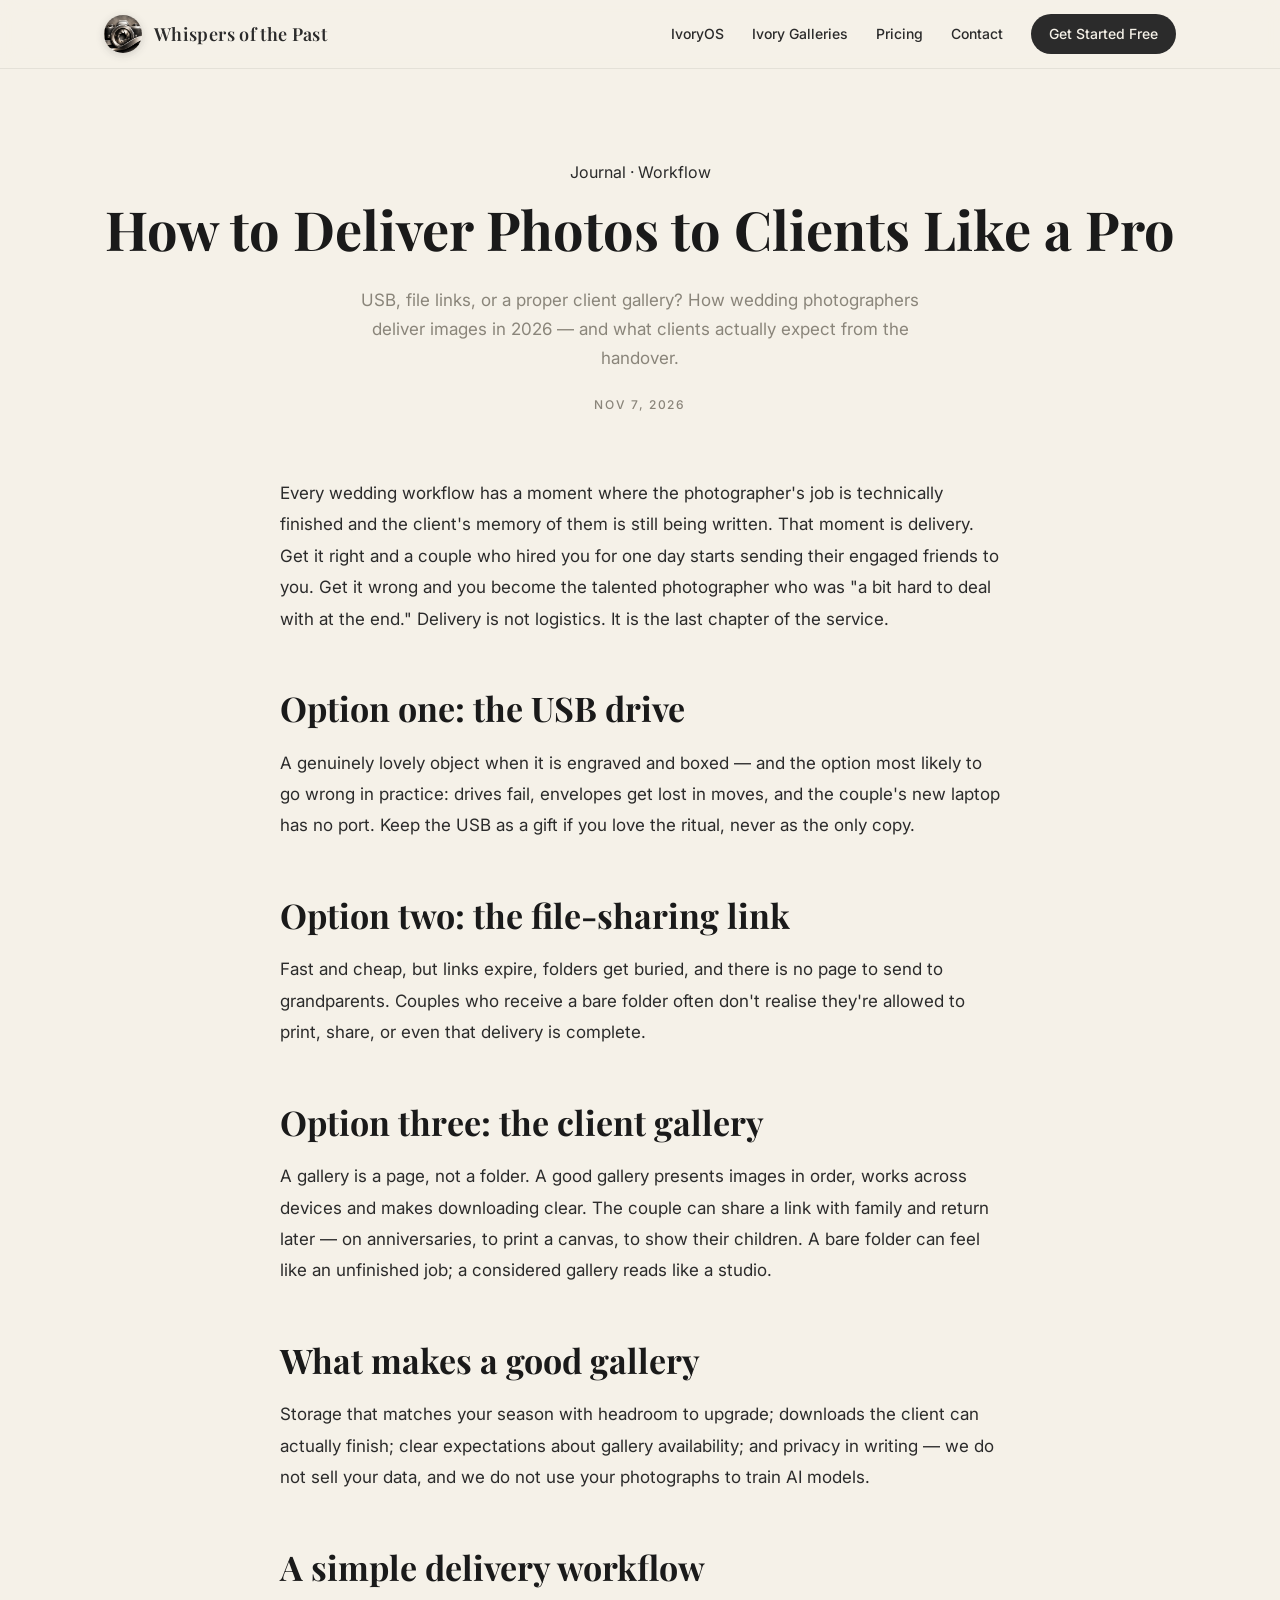
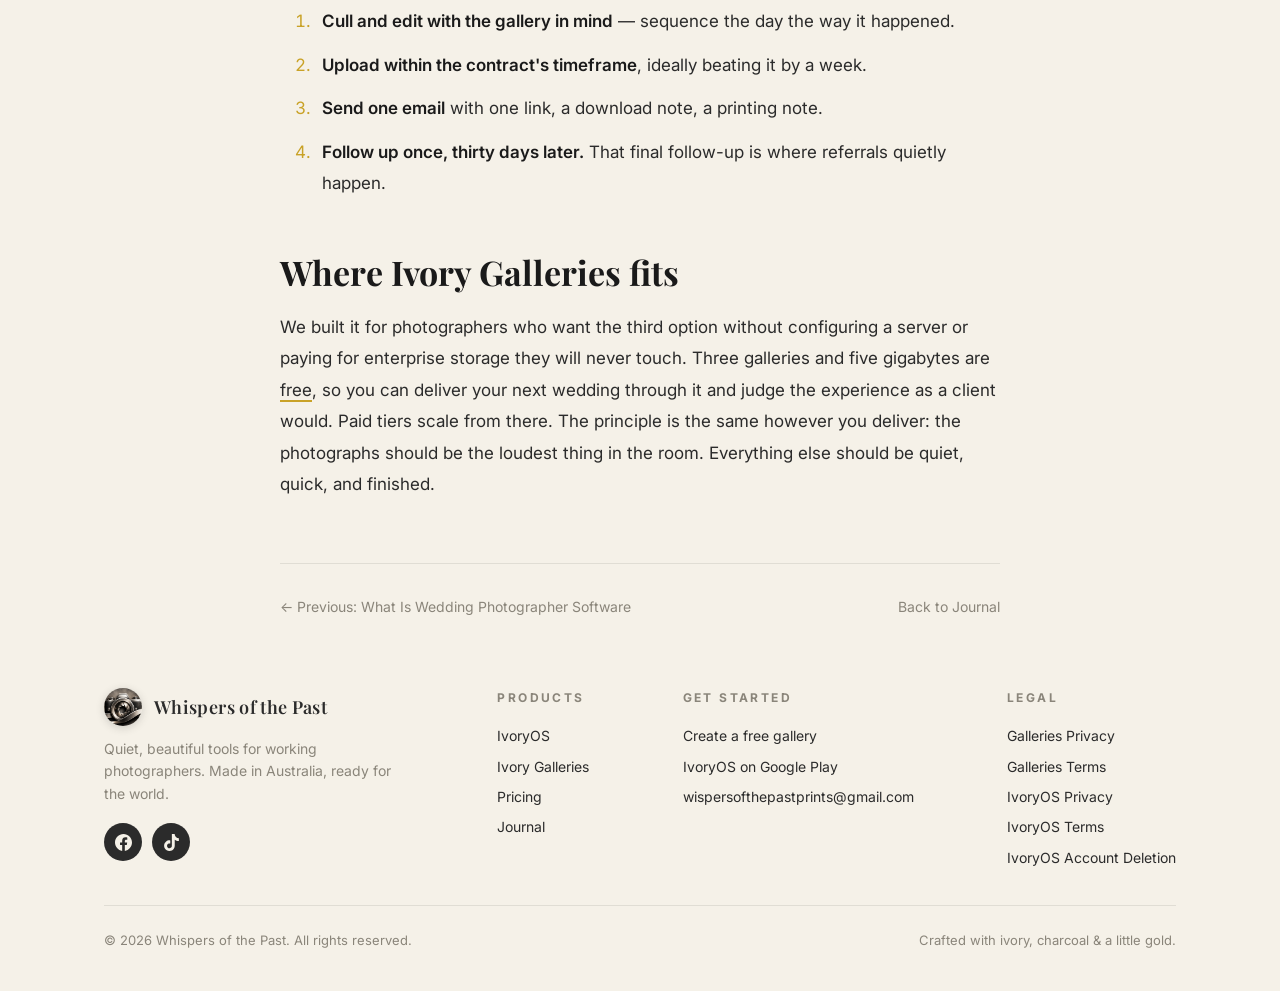
<file: blog/how-to-deliver-photos-to-clients/index.html>
<!DOCTYPE html>
<html lang="en">
<head>
<meta charset="UTF-8">
<meta name="viewport" content="width=device-width, initial-scale=1.0">
<title>How to Deliver Photos to Clients Like a Pro — Whispers of the Past</title>
<meta name="description" content="USB, file links, or a proper client gallery? How wedding photographers deliver images in 2026 — and what clients actually expect from the handover.">
<meta name="theme-color" content="#F5F1E8">
<link rel="canonical" href="https://whispersofthepast.co/blog/how-to-deliver-photos-to-clients/">
<link rel="icon" type="image/png" href="../../assets/emblem.png">
<meta property="og:type" content="article">
<meta property="og:site_name" content="Whispers of the Past">
<meta property="og:title" content="How to Deliver Photos to Clients Like a Pro">
<meta property="og:description" content="USB, file links, or a proper client gallery? How wedding photographers deliver images in 2026 — and what clients actually expect from the handover.">
<meta property="og:url" content="https://whispersofthepast.co/blog/how-to-deliver-photos-to-clients/">
<meta property="og:image" content="https://whispersofthepast.co/logo_512.png">
<meta property="og:image:alt" content="Whispers of the Past — photography software logo">
<meta name="twitter:card" content="summary_large_image">
<meta name="twitter:title" content="How to Deliver Photos to Clients Like a Pro">
<meta name="twitter:description" content="USB, file links, or a proper client gallery? How wedding photographers deliver images in 2026 — and what clients actually expect from the handover.">
<meta name="twitter:image" content="https://whispersofthepast.co/logo_512.png">
<script data-goatcounter="https://whispersofthepast.goatcounter.com/count" async src="//gc.zgo.at/count.js"></script>
<link rel="preconnect" href="https://fonts.googleapis.com">
<link rel="preconnect" href="https://fonts.gstatic.com" crossorigin>
<link href="https://fonts.googleapis.com/css2?family=Playfair+Display:ital,wght@0,400;0,600;0,700;1,400&family=Inter:wght@400;500;600;700&display=swap" rel="stylesheet">
<link rel="stylesheet" href="../../assets/style.css">
<noscript><style>.reveal { opacity: 1 !important; transform: none !important; }</style></noscript>
<script type="application/ld+json">
{
  "@context": "https://schema.org",
  "@type": "BlogPosting",
  "headline": "How to Deliver Photos to Clients Like a Pro",
  "description": "USB, file links, or a proper client gallery? How wedding photographers deliver images in 2026 — and what clients actually expect from the handover.",
  "url": "https://whispersofthepast.co/blog/how-to-deliver-photos-to-clients/",
  "datePublished": "2026-11-07",
  "author": {
    "@type": "Organization",
    "name": "Whispers of the Past"
  },
  "publisher": {
    "@type": "Organization",
    "name": "Whispers of the Past",
    "logo": "https://whispersofthepast.co/logo_512.png"
  }
}
</script>
</head>
<body>

<nav>
  <div class="nav-inner">
    <a class="brand" href="../../index.html">
      <div class="emblem"><img src="../../assets/emblem.png" alt="Whispers of the Past emblem"></div>
      <span class="brand-name">Whispers of the Past</span>
    </a>
    <button class="menu-btn" onclick="document.getElementById('navLinks').classList.toggle('open')">☰</button>
    <div class="nav-links" id="navLinks">
      <a href="../../products/ivoryos/">IvoryOS</a>
      <a href="../../products/ivory-galleries/">Ivory Galleries</a>
      <a href="../../pricing/">Pricing</a>
      <a href="../../contact/">Contact</a>
      <a class="nav-cta" href="https://galleries.whispersofthepast.co" target="_blank" rel="noopener">Get Started Free</a>
    </div>
  </div>
</nav>

<header class="page-hero">
  <div class="kicker">Journal · Workflow</div>
  <h1>How to Deliver Photos to Clients Like a Pro</h1>
  <p class="hero-subtitle">USB, file links, or a proper client gallery? How wedding photographers deliver images in 2026 — and what clients actually expect from the handover.</p>
  <div class="article-meta">Nov 7, 2026</div>
</header>

<article class="article-body">
  <div class="article-inner">
    <p>Every wedding workflow has a moment where the photographer's job is technically finished and the client's memory of them is still being written. That moment is delivery. Get it right and a couple who hired you for one day starts sending their engaged friends to you. Get it wrong and you become the talented photographer who was "a bit hard to deal with at the end." Delivery is not logistics. It is the last chapter of the service.</p>

    <h2>Option one: the USB drive</h2>
    <p>A genuinely lovely object when it is engraved and boxed — and the option most likely to go wrong in practice: drives fail, envelopes get lost in moves, and the couple's new laptop has no port. Keep the USB as a gift if you love the ritual, never as the only copy.</p>

    <h2>Option two: the file-sharing link</h2>
    <p>Fast and cheap, but links expire, folders get buried, and there is no page to send to grandparents. Couples who receive a bare folder often don't realise they're allowed to print, share, or even that delivery is complete.</p>

    <h2>Option three: the client gallery</h2>
    <p>A gallery is a page, not a folder. A good gallery presents images in order, works across devices and makes downloading clear. The couple can share a link with family and return later — on anniversaries, to print a canvas, to show their children. A bare folder can feel like an unfinished job; a considered gallery reads like a studio.</p>

    <h2>What makes a good gallery</h2>
    <p>Storage that matches your season with headroom to upgrade; downloads the client can actually finish; clear expectations about gallery availability; and privacy in writing — we do not sell your data, and we do not use your photographs to train AI models.</p>

    <h2>A simple delivery workflow</h2>
    <ol>
      <li><strong>Cull and edit with the gallery in mind</strong> — sequence the day the way it happened.</li>
      <li><strong>Upload within the contract's timeframe</strong>, ideally beating it by a week.</li>
      <li><strong>Send one email</strong> with one link, a download note, a printing note.</li>
      <li><strong>Follow up once, thirty days later.</strong> That final follow-up is where referrals quietly happen.</li>
    </ol>

    <h2>Where Ivory Galleries fits</h2>
    <p>We built it for photographers who want the third option without configuring a server or paying for enterprise storage they will never touch. Three galleries and five gigabytes are <a href="https://galleries.whispersofthepast.co">free</a>, so you can deliver your next wedding through it and judge the experience as a client would. Paid tiers scale from there. The principle is the same however you deliver: the photographs should be the loudest thing in the room. Everything else should be quiet, quick, and finished.</p>
  </div>
</article>

<nav class="article-nav">
  <a href="../wedding-photographer-software/">← Previous: What Is Wedding Photographer Software</a>
  <a href="../">Back to Journal</a>
</nav>

<footer id="contact">
  <div class="footer-grid">
    <div class="footer-brand">
      <a class="brand" href="../../index.html">
        <div class="emblem"><img src="../../assets/emblem.png" alt="Whispers of the Past emblem"></div>
        <span class="brand-name">Whispers of the Past</span>
      </a>
      <p>Quiet, beautiful tools for working photographers. Made in Australia, ready for the world.</p>
      <div class="social-row">
      <a class="social-btn" href="https://www.facebook.com/wispersofthepast1" target="_blank" rel="noopener" aria-label="Facebook"><svg viewBox="0 0 24 24" xmlns="http://www.w3.org/2000/svg"><path d="M24 12.073c0-6.627-5.373-12-12-12s-12 5.373-12 12c0 5.99 4.388 10.954 10.125 11.854v-8.385H7.078v-3.47h3.047V9.43c0-3.007 1.792-4.669 4.533-4.669 1.312 0 2.686.235 2.686.235v2.953H15.83c-1.491 0-1.956.925-1.956 1.874v2.25h3.328l-.532 3.47h-2.796v8.385C19.612 23.027 24 18.062 24 12.073z"/></svg></a>
      <a class="social-btn" href="https://www.tiktok.com/@the.whispers.of.the.past" target="_blank" rel="noopener" aria-label="TikTok"><svg viewBox="0 0 24 24" xmlns="http://www.w3.org/2000/svg"><path d="M12.525.02c1.31-.02 2.61-.01 3.91-.02.08 1.53.63 3.09 1.75 4.17 1.12 1.11 2.7 1.62 4.24 1.79v4.03c-1.44-.05-2.89-.35-4.2-.97-.57-.26-1.1-.59-1.62-.93-.01 2.92.01 5.84-.02 8.75-.08 1.4-.54 2.79-1.35 3.94-1.31 1.92-3.58 3.17-5.91 3.21-1.43.08-2.86-.31-4.08-1.03-2.02-1.19-3.44-3.37-3.65-5.71-.02-.5-.03-1-.01-1.49.18-1.9 1.12-3.72 2.58-4.96 1.66-1.44 3.98-2.13 6.15-1.72.02 1.48-.04 2.96-.04 4.44-.99-.32-2.15-.23-3.02.37-.63.41-1.11 1.04-1.36 1.75-.21.51-.15 1.07-.14 1.61.24 1.64 1.82 3.02 3.5 2.87 1.12-.01 2.19-.66 2.77-1.61.19-.33.4-.67.41-1.06.1-1.79.06-3.57.07-5.36.01-4.03-.01-8.05.02-12.07z"/></svg></a>
    </div>
    </div>
    <div class="footer-col">
      <h4>Products</h4>
      <a href="../../products/ivoryos/">IvoryOS</a>
      <a href="../../products/ivory-galleries/">Ivory Galleries</a>
      <a href="../../pricing/">Pricing</a>
      <a href="../../blog/">Journal</a>
    </div>
    <div class="footer-col">
      <h4>Get started</h4>
      <a href="https://galleries.whispersofthepast.co" target="_blank" rel="noopener">Create a free gallery</a>
      <a href="https://play.google.com/store/apps/details?id=com.wispersofthepast.ivoryos" target="_blank" rel="noopener">IvoryOS on Google Play</a>
      <a href="mailto:wispersofthepastprints@gmail.com">wispersofthepastprints@gmail.com</a>
    </div>
    <div class="footer-col">
      <h4>Legal</h4>
      <a href="https://galleries.whispersofthepast.co/privacy" target="_blank" rel="noopener">Galleries Privacy</a>
      <a href="https://galleries.whispersofthepast.co/terms" target="_blank" rel="noopener">Galleries Terms</a>
      <a href="https://wispersofthepastprints-prog.github.io/IvoryOS/privacy-policy.html" target="_blank" rel="noopener">IvoryOS Privacy</a>
      <a href="https://wispersofthepastprints-prog.github.io/IvoryOS/terms.html" target="_blank" rel="noopener">IvoryOS Terms</a>
      <a href="https://wispersofthepastprints-prog.github.io/IvoryOS/delete-account.html" target="_blank" rel="noopener">IvoryOS Account Deletion</a>
    </div>
  </div>
  <div class="footer-bottom">
    <span>© 2026 Whispers of the Past. All rights reserved.</span>
    <span>Crafted with ivory, charcoal &amp; a little gold.</span>
  </div>
</footer>

<script src="../../assets/site.js"></script>
</body>
</html>
</file>
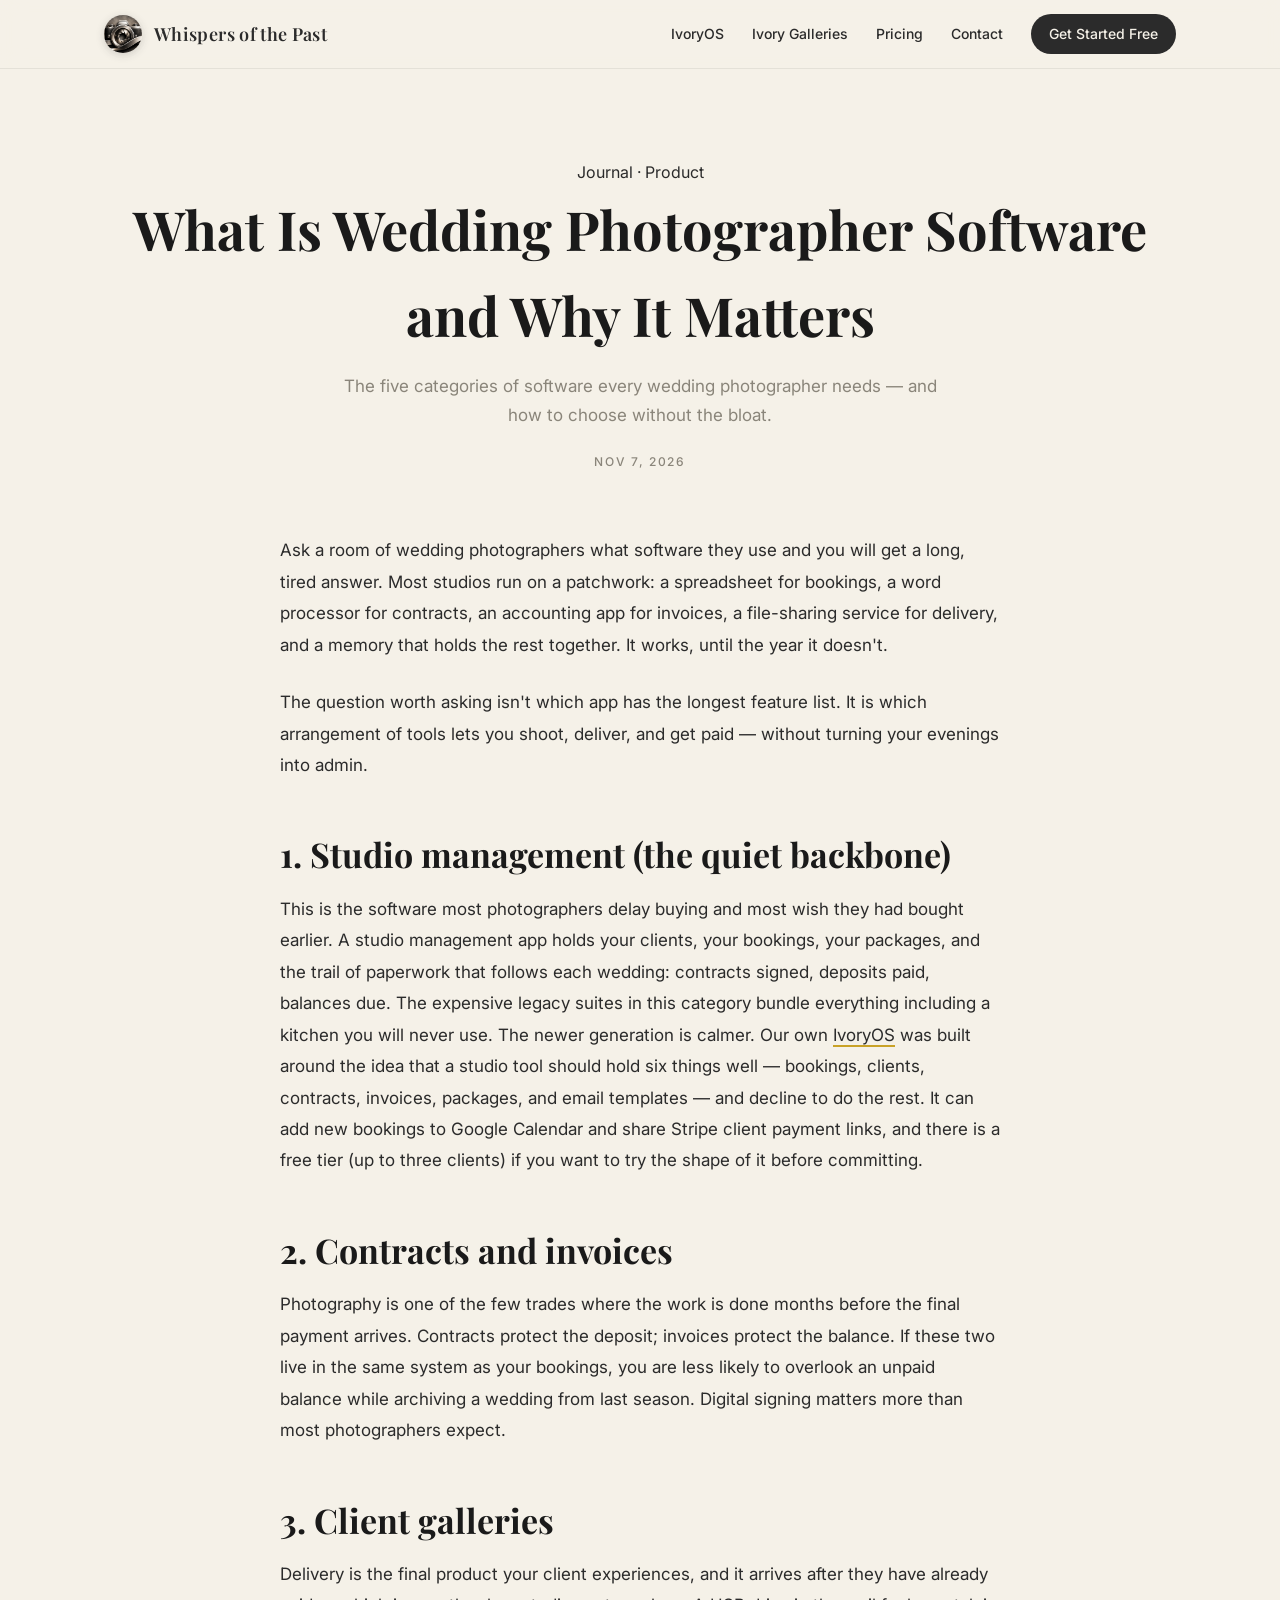
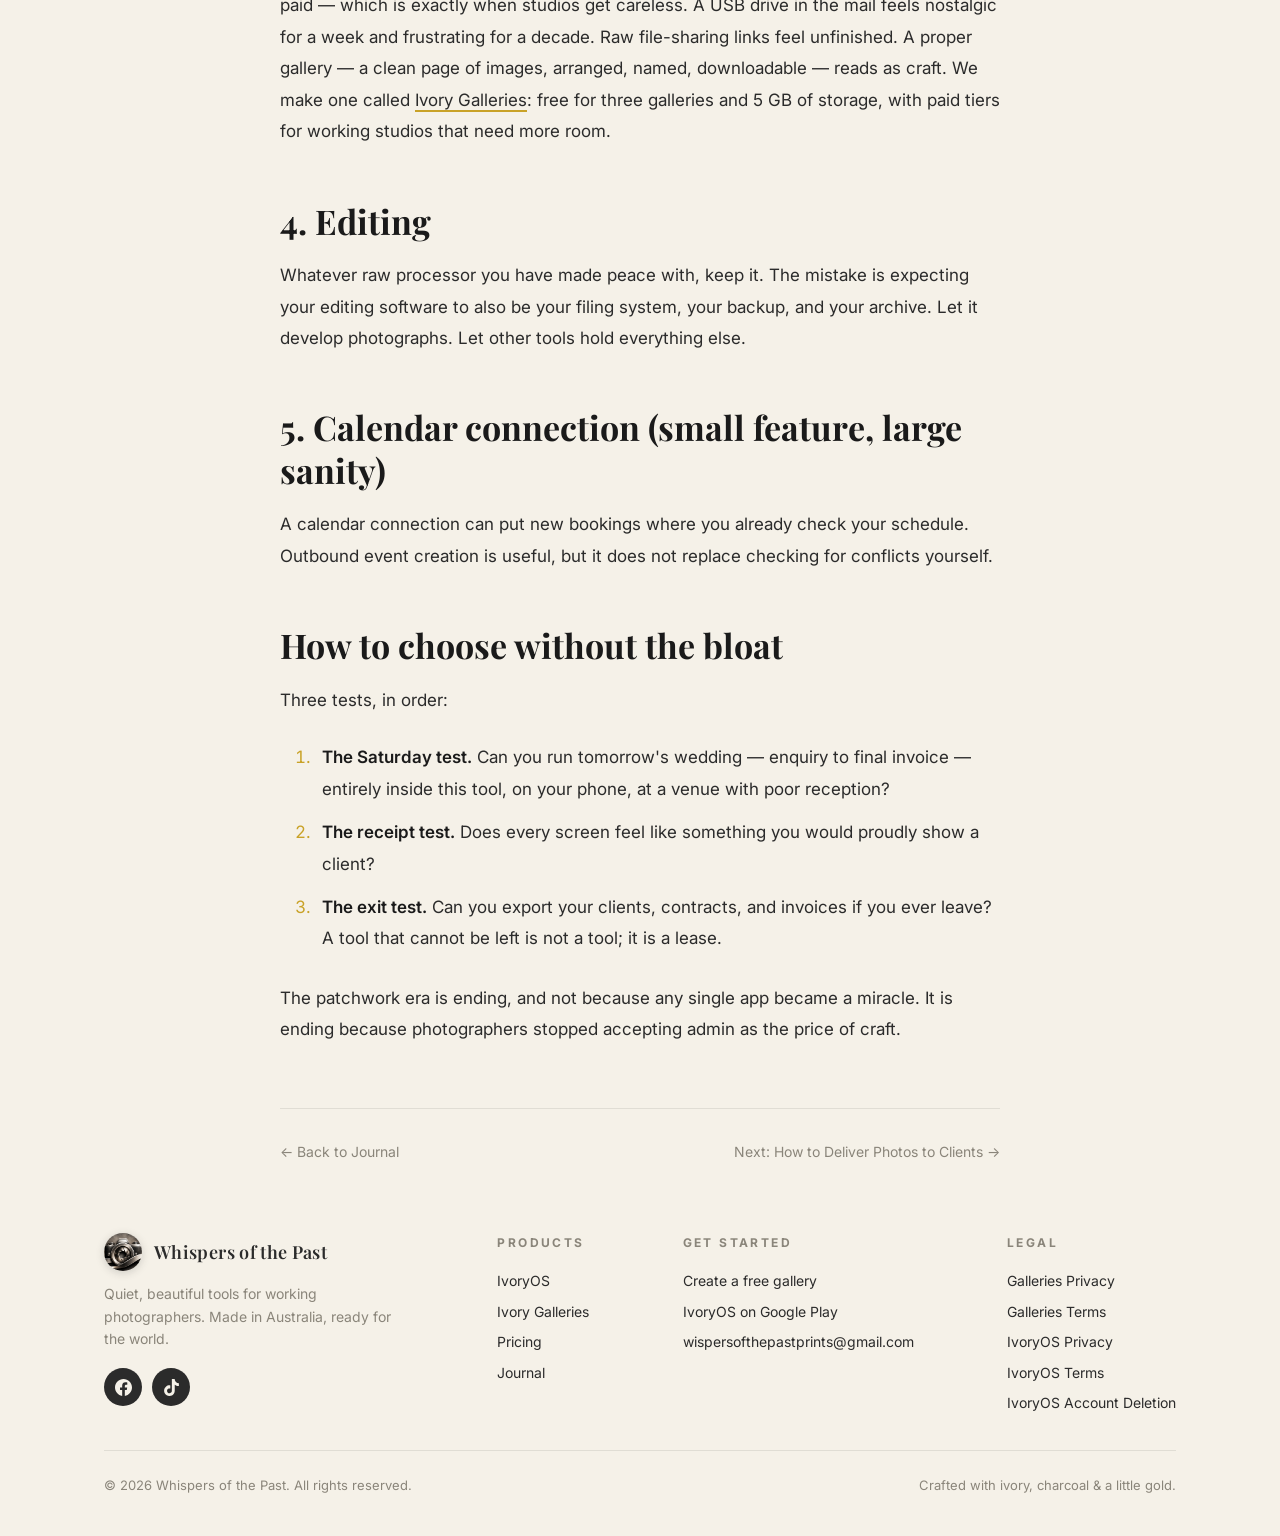
<file: blog/wedding-photographer-software/index.html>
<!DOCTYPE html>
<html lang="en">
<head>
<meta charset="UTF-8">
<meta name="viewport" content="width=device-width, initial-scale=1.0">
<title>What Is Wedding Photographer Software and Why It Matters — Whispers of the Past</title>
<meta name="description" content="The five categories of software every wedding photographer needs — studio management, contracts, invoices, galleries and editing — and how to choose without the bloat.">
<meta name="theme-color" content="#F5F1E8">
<link rel="canonical" href="https://whispersofthepast.co/blog/wedding-photographer-software/">
<link rel="icon" type="image/png" href="../../assets/emblem.png">
<meta property="og:type" content="article">
<meta property="og:site_name" content="Whispers of the Past">
<meta property="og:title" content="What Is Wedding Photographer Software and Why It Matters">
<meta property="og:description" content="The five categories of software every wedding photographer needs — studio management, contracts, invoices, galleries and editing — and how to choose without the bloat.">
<meta property="og:url" content="https://whispersofthepast.co/blog/wedding-photographer-software/">
<meta property="og:image" content="https://whispersofthepast.co/logo_512.png">
<meta property="og:image:alt" content="Whispers of the Past — photography software logo">
<meta name="twitter:card" content="summary_large_image">
<meta name="twitter:title" content="What Is Wedding Photographer Software and Why It Matters">
<meta name="twitter:description" content="The five categories of software every wedding photographer needs — studio management, contracts, invoices, galleries and editing — and how to choose without the bloat.">
<meta name="twitter:image" content="https://whispersofthepast.co/logo_512.png">
<script data-goatcounter="https://whispersofthepast.goatcounter.com/count" async src="//gc.zgo.at/count.js"></script>
<link rel="preconnect" href="https://fonts.googleapis.com">
<link rel="preconnect" href="https://fonts.gstatic.com" crossorigin>
<link href="https://fonts.googleapis.com/css2?family=Playfair+Display:ital,wght@0,400;0,600;0,700;1,400&family=Inter:wght@400;500;600;700&display=swap" rel="stylesheet">
<link rel="stylesheet" href="../../assets/style.css">
<noscript><style>.reveal { opacity: 1 !important; transform: none !important; }</style></noscript>
<script type="application/ld+json">
{
  "@context": "https://schema.org",
  "@type": "BlogPosting",
  "headline": "What Is Wedding Photographer Software and Why It Matters",
  "description": "The five categories of software every wedding photographer needs — studio management, contracts, invoices, galleries and editing — and how to choose without the bloat.",
  "url": "https://whispersofthepast.co/blog/wedding-photographer-software/",
  "datePublished": "2026-11-07",
  "author": {
    "@type": "Organization",
    "name": "Whispers of the Past"
  },
  "publisher": {
    "@type": "Organization",
    "name": "Whispers of the Past",
    "logo": "https://whispersofthepast.co/logo_512.png"
  }
}
</script>
</head>
<body>

<nav>
  <div class="nav-inner">
    <a class="brand" href="../../index.html">
      <div class="emblem"><img src="../../assets/emblem.png" alt="Whispers of the Past emblem"></div>
      <span class="brand-name">Whispers of the Past</span>
    </a>
    <button class="menu-btn" onclick="document.getElementById('navLinks').classList.toggle('open')">☰</button>
    <div class="nav-links" id="navLinks">
      <a href="../../products/ivoryos/">IvoryOS</a>
      <a href="../../products/ivory-galleries/">Ivory Galleries</a>
      <a href="../../pricing/">Pricing</a>
      <a href="../../contact/">Contact</a>
      <a class="nav-cta" href="https://galleries.whispersofthepast.co" target="_blank" rel="noopener">Get Started Free</a>
    </div>
  </div>
</nav>

<header class="page-hero">
  <div class="kicker">Journal · Product</div>
  <h1>What Is Wedding Photographer Software and Why It Matters</h1>
  <p class="hero-subtitle">The five categories of software every wedding photographer needs — and how to choose without the bloat.</p>
  <div class="article-meta">Nov 7, 2026</div>
</header>

<article class="article-body">
  <div class="article-inner">
    <p>Ask a room of wedding photographers what software they use and you will get a long, tired answer. Most studios run on a patchwork: a spreadsheet for bookings, a word processor for contracts, an accounting app for invoices, a file-sharing service for delivery, and a memory that holds the rest together. It works, until the year it doesn't.</p>
    <p>The question worth asking isn't which app has the longest feature list. It is which arrangement of tools lets you shoot, deliver, and get paid — without turning your evenings into admin.</p>

    <h2>1. Studio management (the quiet backbone)</h2>
    <p>This is the software most photographers delay buying and most wish they had bought earlier. A studio management app holds your clients, your bookings, your packages, and the trail of paperwork that follows each wedding: contracts signed, deposits paid, balances due. The expensive legacy suites in this category bundle everything including a kitchen you will never use. The newer generation is calmer. Our own <a href="https://whispersofthepast.co/products/ivoryos/">IvoryOS</a> was built around the idea that a studio tool should hold six things well — bookings, clients, contracts, invoices, packages, and email templates — and decline to do the rest. It can add new bookings to Google Calendar and share Stripe client payment links, and there is a free tier (up to three clients) if you want to try the shape of it before committing.</p>

    <h2>2. Contracts and invoices</h2>
    <p>Photography is one of the few trades where the work is done months before the final payment arrives. Contracts protect the deposit; invoices protect the balance. If these two live in the same system as your bookings, you are less likely to overlook an unpaid balance while archiving a wedding from last season. Digital signing matters more than most photographers expect.</p>

    <h2>3. Client galleries</h2>
    <p>Delivery is the final product your client experiences, and it arrives after they have already paid — which is exactly when studios get careless. A USB drive in the mail feels nostalgic for a week and frustrating for a decade. Raw file-sharing links feel unfinished. A proper gallery — a clean page of images, arranged, named, downloadable — reads as craft. We make one called <a href="https://whispersofthepast.co/products/ivory-galleries/">Ivory Galleries</a>: free for three galleries and 5 GB of storage, with paid tiers for working studios that need more room.</p>

    <h2>4. Editing</h2>
    <p>Whatever raw processor you have made peace with, keep it. The mistake is expecting your editing software to also be your filing system, your backup, and your archive. Let it develop photographs. Let other tools hold everything else.</p>

    <h2>5. Calendar connection (small feature, large sanity)</h2>
    <p>A calendar connection can put new bookings where you already check your schedule. Outbound event creation is useful, but it does not replace checking for conflicts yourself.</p>

    <h2>How to choose without the bloat</h2>
    <p>Three tests, in order:</p>
    <ol>
      <li><strong>The Saturday test.</strong> Can you run tomorrow's wedding — enquiry to final invoice — entirely inside this tool, on your phone, at a venue with poor reception?</li>
      <li><strong>The receipt test.</strong> Does every screen feel like something you would proudly show a client?</li>
      <li><strong>The exit test.</strong> Can you export your clients, contracts, and invoices if you ever leave? A tool that cannot be left is not a tool; it is a lease.</li>
    </ol>

    <p>The patchwork era is ending, and not because any single app became a miracle. It is ending because photographers stopped accepting admin as the price of craft.</p>
  </div>
</article>

<nav class="article-nav">
  <a href="../">← Back to Journal</a>
  <a href="../how-to-deliver-photos-to-clients/">Next: How to Deliver Photos to Clients →</a>
</nav>

<footer id="contact">
  <div class="footer-grid">
    <div class="footer-brand">
      <a class="brand" href="../../index.html">
        <div class="emblem"><img src="../../assets/emblem.png" alt="Whispers of the Past emblem"></div>
        <span class="brand-name">Whispers of the Past</span>
      </a>
      <p>Quiet, beautiful tools for working photographers. Made in Australia, ready for the world.</p>
      <div class="social-row">
      <a class="social-btn" href="https://www.facebook.com/wispersofthepast1" target="_blank" rel="noopener" aria-label="Facebook"><svg viewBox="0 0 24 24" xmlns="http://www.w3.org/2000/svg"><path d="M24 12.073c0-6.627-5.373-12-12-12s-12 5.373-12 12c0 5.99 4.388 10.954 10.125 11.854v-8.385H7.078v-3.47h3.047V9.43c0-3.007 1.792-4.669 4.533-4.669 1.312 0 2.686.235 2.686.235v2.953H15.83c-1.491 0-1.956.925-1.956 1.874v2.25h3.328l-.532 3.47h-2.796v8.385C19.612 23.027 24 18.062 24 12.073z"/></svg></a>
      <a class="social-btn" href="https://www.tiktok.com/@the.whispers.of.the.past" target="_blank" rel="noopener" aria-label="TikTok"><svg viewBox="0 0 24 24" xmlns="http://www.w3.org/2000/svg"><path d="M12.525.02c1.31-.02 2.61-.01 3.91-.02.08 1.53.63 3.09 1.75 4.17 1.12 1.11 2.7 1.62 4.24 1.79v4.03c-1.44-.05-2.89-.35-4.2-.97-.57-.26-1.1-.59-1.62-.93-.01 2.92.01 5.84-.02 8.75-.08 1.4-.54 2.79-1.35 3.94-1.31 1.92-3.58 3.17-5.91 3.21-1.43.08-2.86-.31-4.08-1.03-2.02-1.19-3.44-3.37-3.65-5.71-.02-.5-.03-1-.01-1.49.18-1.9 1.12-3.72 2.58-4.96 1.66-1.44 3.98-2.13 6.15-1.72.02 1.48-.04 2.96-.04 4.44-.99-.32-2.15-.23-3.02.37-.63.41-1.11 1.04-1.36 1.75-.21.51-.15 1.07-.14 1.61.24 1.64 1.82 3.02 3.5 2.87 1.12-.01 2.19-.66 2.77-1.61.19-.33.4-.67.41-1.06.1-1.79.06-3.57.07-5.36.01-4.03-.01-8.05.02-12.07z"/></svg></a>
    </div>
    </div>
    <div class="footer-col">
      <h4>Products</h4>
      <a href="../../products/ivoryos/">IvoryOS</a>
      <a href="../../products/ivory-galleries/">Ivory Galleries</a>
      <a href="../../pricing/">Pricing</a>
      <a href="../../blog/">Journal</a>
    </div>
    <div class="footer-col">
      <h4>Get started</h4>
      <a href="https://galleries.whispersofthepast.co" target="_blank" rel="noopener">Create a free gallery</a>
      <a href="https://play.google.com/store/apps/details?id=com.wispersofthepast.ivoryos" target="_blank" rel="noopener">IvoryOS on Google Play</a>
      <a href="mailto:wispersofthepastprints@gmail.com">wispersofthepastprints@gmail.com</a>
    </div>
    <div class="footer-col">
      <h4>Legal</h4>
      <a href="https://galleries.whispersofthepast.co/privacy" target="_blank" rel="noopener">Galleries Privacy</a>
      <a href="https://galleries.whispersofthepast.co/terms" target="_blank" rel="noopener">Galleries Terms</a>
      <a href="https://wispersofthepastprints-prog.github.io/IvoryOS/privacy-policy.html" target="_blank" rel="noopener">IvoryOS Privacy</a>
      <a href="https://wispersofthepastprints-prog.github.io/IvoryOS/terms.html" target="_blank" rel="noopener">IvoryOS Terms</a>
      <a href="https://wispersofthepastprints-prog.github.io/IvoryOS/delete-account.html" target="_blank" rel="noopener">IvoryOS Account Deletion</a>
    </div>
  </div>
  <div class="footer-bottom">
    <span>© 2026 Whispers of the Past. All rights reserved.</span>
    <span>Crafted with ivory, charcoal &amp; a little gold.</span>
  </div>
</footer>

<script src="../../assets/site.js"></script>
</body>
</html>
</file>
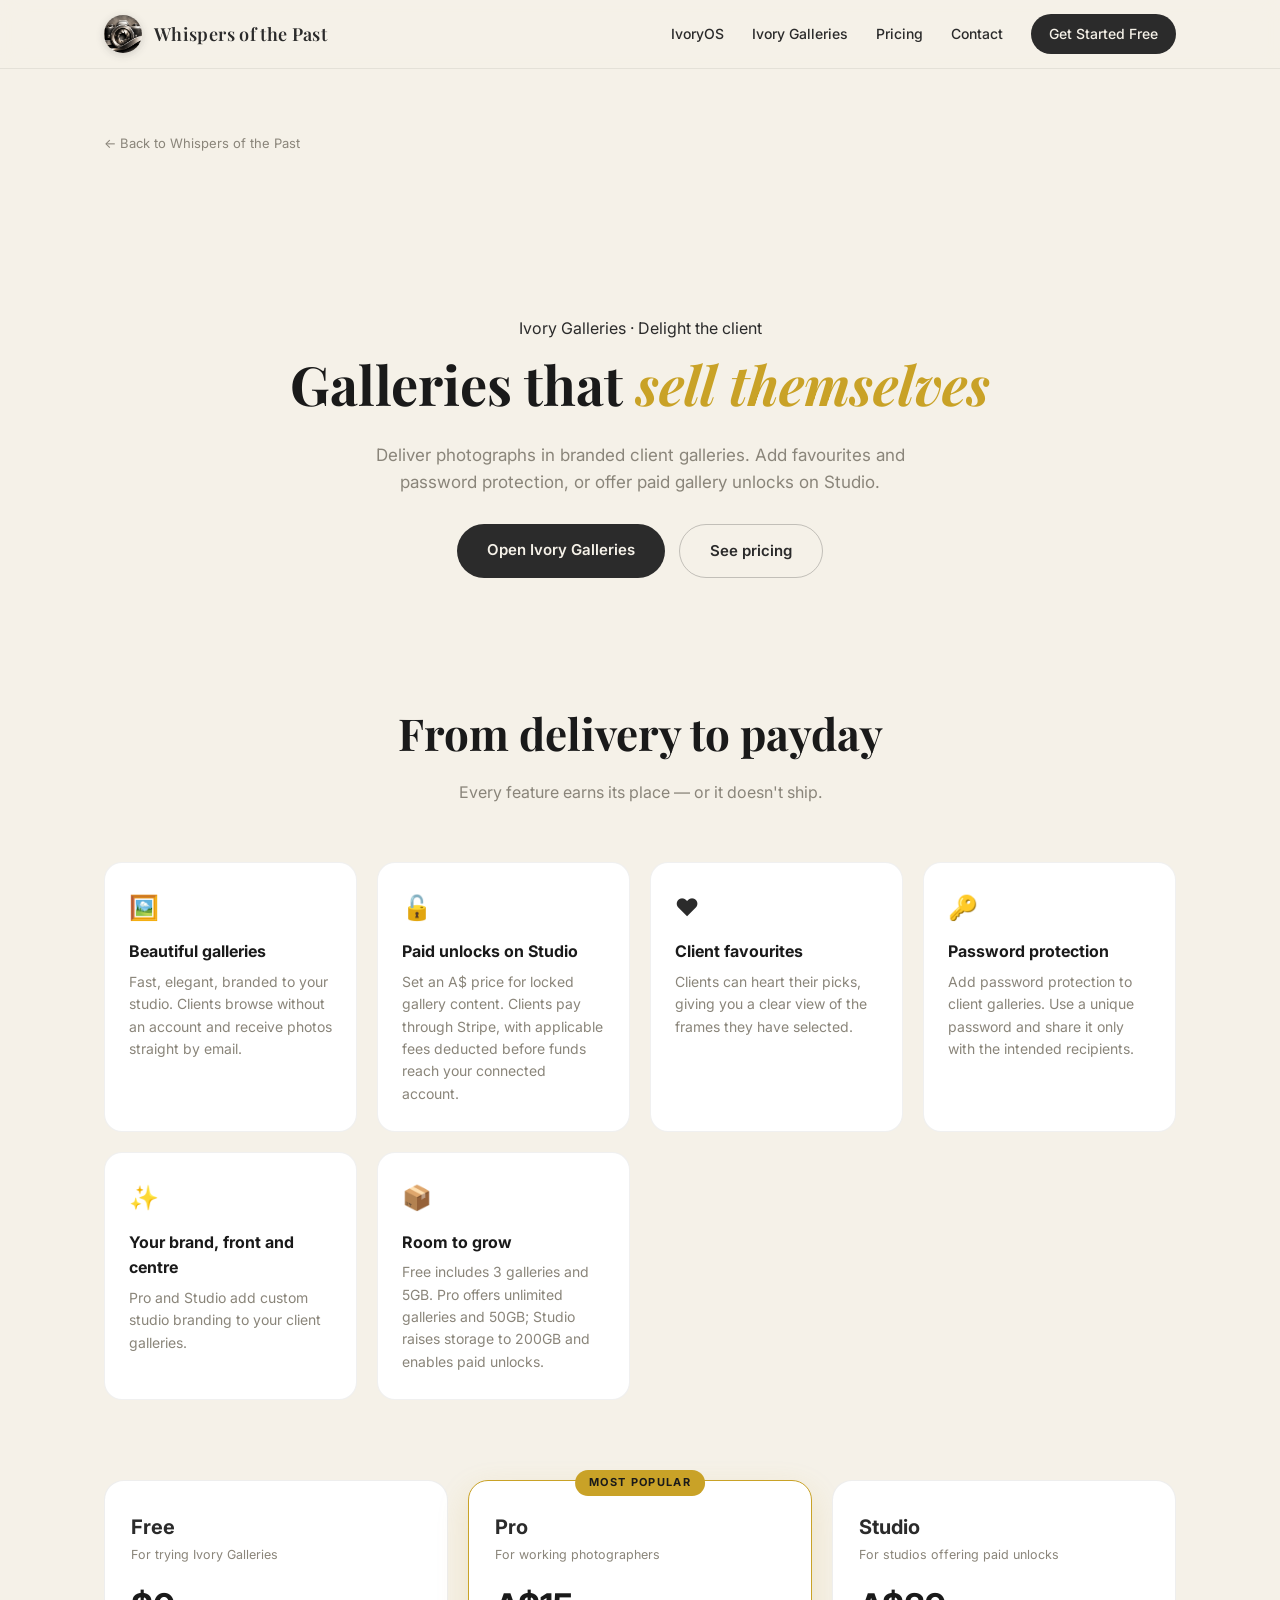
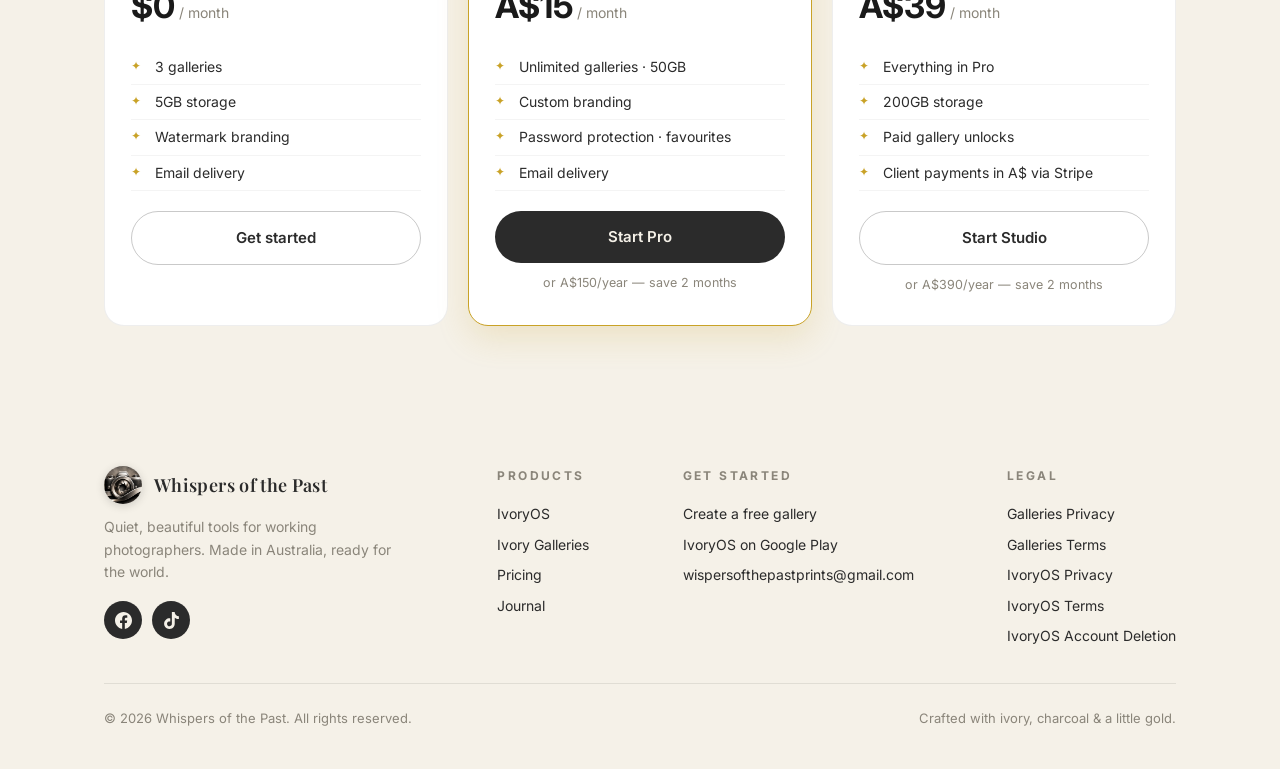
<file: products/ivory-galleries/index.html>
<!DOCTYPE html>
<html lang="en">
<head>
<meta charset="UTF-8">
<meta name="viewport" content="width=device-width, initial-scale=1.0">
<title>Ivory Galleries — Client Galleries That Sell Themselves</title>
<meta name="description" content="Beautiful branded galleries, client favourites, password protection and Studio-only paid unlocks. Free to start.">
<meta name="theme-color" content="#F5F1E8">
<link rel="canonical" href="https://whispersofthepast.co/products/ivory-galleries/">
<link rel="icon" type="image/png" href="../../assets/emblem.png">
<meta property="og:type" content="website">
<meta property="og:site_name" content="Whispers of the Past">
<meta property="og:title" content="Ivory Galleries — Client Galleries That Sell Themselves">
<meta property="og:description" content="Beautiful branded galleries, client favourites, password protection and Studio-only paid unlocks. Free to start.">
<meta property="og:url" content="https://whispersofthepast.co/products/ivory-galleries/">
<meta property="og:image" content="https://whispersofthepast.co/logo_512.png">
<meta property="og:image:alt" content="Whispers of the Past — photography software logo">
<meta name="twitter:card" content="summary_large_image">
<meta name="twitter:title" content="Ivory Galleries — Client Galleries That Sell Themselves">
<meta name="twitter:description" content="Beautiful branded galleries, client favourites, password protection and Studio-only paid unlocks. Free to start.">
<meta name="twitter:image" content="https://whispersofthepast.co/logo_512.png">
<script data-goatcounter="https://whispersofthepast.goatcounter.com/count" async src="//gc.zgo.at/count.js"></script><!-- analytics: swap whispersofthepast with your GoatCounter site code -->
<link rel="preconnect" href="https://fonts.googleapis.com">
<link rel="preconnect" href="https://fonts.gstatic.com" crossorigin>
<link href="https://fonts.googleapis.com/css2?family=Playfair+Display:ital,wght@0,400;0,600;0,700;1,400&family=Inter:wght@400;500;600;700&display=swap" rel="stylesheet">
<link rel="stylesheet" href="../../assets/style.css">
<noscript><style>.reveal { opacity: 1 !important; transform: none !important; }</style></noscript>
<script type="application/ld+json">
{
  "@context": "https://schema.org",
  "@type": "Organization",
  "name": "Whispers of the Past",
  "url": "https://whispersofthepast.co/",
  "logo": "https://whispersofthepast.co/logo_512.png",
  "email": "wispersofthepastprints@gmail.com",
  "description": "Quiet, beautiful software for working photographers: IvoryOS, the studio management system, and Ivory Galleries, the client gallery that sells itself.",
  "brand": [{"@type": "Brand", "name": "IvoryOS"}, {"@type": "Brand", "name": "Ivory Galleries"}],
  "sameAs": ["https://play.google.com/store/apps/details?id=com.wispersofthepast.ivoryos", "https://galleries.whispersofthepast.co"]
}
</script>
</head>
<body>

<nav>
  <div class="nav-inner">
    <a class="brand" href="../../index.html">
      <div class="emblem"><img src="../../assets/emblem.png" alt="Whispers of the Past emblem"></div>
      <span class="brand-name">Whispers of the Past</span>
    </a>
    <button class="menu-btn" onclick="document.getElementById('navLinks').classList.toggle('open')">☰</button>
    <div class="nav-links" id="navLinks">
      <a href="../../products/ivoryos/">IvoryOS</a>
      <a href="../../products/ivory-galleries/">Ivory Galleries</a>
      <a href="../../pricing/">Pricing</a>
      <a href="../../contact/">Contact</a>
      <a class="nav-cta" href="https://galleries.whispersofthepast.co" target="_blank" rel="noopener">Get Started Free</a>
    </div>
  </div>
</nav>


<div class="crumb" style="padding-top:130px"><a href="../../index.html">← Back to Whispers of the Past</a></div>
<header class="page-hero">
  <div class="kicker">Ivory Galleries · Delight the client</div>
  <h1>Galleries that <em>sell themselves</em></h1>
  <p>Deliver photographs in branded client galleries. Add favourites and password protection, or offer paid gallery unlocks on Studio.</p>
  <div class="hero-ctas" style="margin-top:28px">
    <a class="btn btn-dark" href="https://galleries.whispersofthepast.co" target="_blank" rel="noopener">Open Ivory Galleries</a>
    <a class="btn btn-ghost" href="../../pricing/">See pricing</a>
  </div>
</header>
<section class="section">
  <div class="section-head reveal"><h2>From delivery to payday</h2><p>Every feature earns its place — or it doesn't ship.</p></div>
  <div class="feature-grid">
    <div class="feature-tile reveal"><div class="fi">🖼️</div><h4>Beautiful galleries</h4><p>Fast, elegant, branded to your studio. Clients browse without an account and receive photos straight by email.</p></div>
    <div class="feature-tile reveal"><div class="fi">🔓</div><h4>Paid unlocks on Studio</h4><p>Set an A$ price for locked gallery content. Clients pay through Stripe, with applicable fees deducted before funds reach your connected account.</p></div>
    <div class="feature-tile reveal"><div class="fi">❤️</div><h4>Client favourites</h4><p>Clients can heart their picks, giving you a clear view of the frames they have selected.</p></div>
    <div class="feature-tile reveal"><div class="fi">🔑</div><h4>Password protection</h4><p>Add password protection to client galleries. Use a unique password and share it only with the intended recipients.</p></div>
    <div class="feature-tile reveal"><div class="fi">✨</div><h4>Your brand, front and centre</h4><p>Pro and Studio add custom studio branding to your client galleries.</p></div>
    <div class="feature-tile reveal"><div class="fi">📦</div><h4>Room to grow</h4><p>Free includes 3 galleries and 5GB. Pro offers unlimited galleries and 50GB; Studio raises storage to 200GB and enables paid unlocks.</p></div>
  </div>
</section>
<section class="section" style="padding-top:0">
  <div class="price-grid reveal">
    <div class="price-card">
      <h3>Free</h3><div class="for">For trying Ivory Galleries</div>
      <span class="amount">$0</span> <span class="per">/ month</span>
      <ul><li>3 galleries</li><li>5GB storage</li><li>Watermark branding</li><li>Email delivery</li></ul>
      <a class="btn btn-ghost" href="https://galleries.whispersofthepast.co" target="_blank" rel="noopener" style="width:100%;text-align:center">Get started</a>
    </div>
    <div class="price-card featured">
      <span class="badge-pop">Most popular</span>
      <h3>Pro</h3><div class="for">For working photographers</div>
      <span class="amount">A$15</span> <span class="per">/ month</span>
      <ul><li>Unlimited galleries · 50GB</li><li>Custom branding</li><li>Password protection · favourites</li><li>Email delivery</li></ul>
      <a class="btn btn-dark" href="https://galleries.whispersofthepast.co" target="_blank" rel="noopener" style="width:100%;text-align:center">Start Pro</a>
      <p style="text-align:center;font-size:12.5px;color:var(--fog);margin-top:10px">or A$150/year — save 2 months</p>
    </div>
    <div class="price-card">
      <h3>Studio</h3><div class="for">For studios offering paid unlocks</div>
      <span class="amount">A$39</span> <span class="per">/ month</span>
      <ul><li>Everything in Pro</li><li>200GB storage</li><li>Paid gallery unlocks</li><li>Client payments in A$ via Stripe</li></ul>
      <a class="btn btn-ghost" href="https://galleries.whispersofthepast.co" target="_blank" rel="noopener" style="width:100%;text-align:center">Start Studio</a>
      <p style="text-align:center;font-size:12.5px;color:var(--fog);margin-top:10px">or A$390/year — save 2 months</p>
    </div>
  </div>
</section>


<footer id="contact">
  <div class="footer-grid">
    <div class="footer-brand">
      <a class="brand" href="../../index.html">
        <div class="emblem"><img src="../../assets/emblem.png" alt="Whispers of the Past emblem"></div>
        <span class="brand-name">Whispers of the Past</span>
      </a>
      <p>Quiet, beautiful tools for working photographers. Made in Australia, ready for the world.</p>
      <div class="social-row">
      <a class="social-btn" href="https://www.facebook.com/wispersofthepast1" target="_blank" rel="noopener" aria-label="Facebook"><svg viewBox="0 0 24 24" xmlns="http://www.w3.org/2000/svg"><path d="M24 12.073c0-6.627-5.373-12-12-12s-12 5.373-12 12c0 5.99 4.388 10.954 10.125 11.854v-8.385H7.078v-3.47h3.047V9.43c0-3.007 1.792-4.669 4.533-4.669 1.312 0 2.686.235 2.686.235v2.953H15.83c-1.491 0-1.956.925-1.956 1.874v2.25h3.328l-.532 3.47h-2.796v8.385C19.612 23.027 24 18.062 24 12.073z"/></svg></a>
      <a class="social-btn" href="https://www.tiktok.com/@the.whispers.of.the.past" target="_blank" rel="noopener" aria-label="TikTok"><svg viewBox="0 0 24 24" xmlns="http://www.w3.org/2000/svg"><path d="M12.525.02c1.31-.02 2.61-.01 3.91-.02.08 1.53.63 3.09 1.75 4.17 1.12 1.11 2.7 1.62 4.24 1.79v4.03c-1.44-.05-2.89-.35-4.2-.97-.57-.26-1.1-.59-1.62-.93-.01 2.92.01 5.84-.02 8.75-.08 1.4-.54 2.79-1.35 3.94-1.31 1.92-3.58 3.17-5.91 3.21-1.43.08-2.86-.31-4.08-1.03-2.02-1.19-3.44-3.37-3.65-5.71-.02-.5-.03-1-.01-1.49.18-1.9 1.12-3.72 2.58-4.96 1.66-1.44 3.98-2.13 6.15-1.72.02 1.48-.04 2.96-.04 4.44-.99-.32-2.15-.23-3.02.37-.63.41-1.11 1.04-1.36 1.75-.21.51-.15 1.07-.14 1.61.24 1.64 1.82 3.02 3.5 2.87 1.12-.01 2.19-.66 2.77-1.61.19-.33.4-.67.41-1.06.1-1.79.06-3.57.07-5.36.01-4.03-.01-8.05.02-12.07z"/></svg></a>
    </div>
    </div>
    <div class="footer-col">
      <h4>Products</h4>
      <a href="../../products/ivoryos/">IvoryOS</a>
      <a href="../../products/ivory-galleries/">Ivory Galleries</a>
      <a href="../../pricing/">Pricing</a>
      <a href="../../blog/">Journal</a>
    </div>
    <div class="footer-col">
      <h4>Get started</h4>
      <a href="https://galleries.whispersofthepast.co" target="_blank" rel="noopener">Create a free gallery</a>
      <a href="https://play.google.com/store/apps/details?id=com.wispersofthepast.ivoryos" target="_blank" rel="noopener">IvoryOS on Google Play</a>
      <a href="mailto:wispersofthepastprints@gmail.com">wispersofthepastprints@gmail.com</a>
    </div>
    <div class="footer-col">
      <h4>Legal</h4>
      <a href="https://galleries.whispersofthepast.co/privacy" target="_blank" rel="noopener">Galleries Privacy</a>
      <a href="https://galleries.whispersofthepast.co/terms" target="_blank" rel="noopener">Galleries Terms</a>
      <a href="https://wispersofthepastprints-prog.github.io/IvoryOS/privacy-policy.html" target="_blank" rel="noopener">IvoryOS Privacy</a>
      <a href="https://wispersofthepastprints-prog.github.io/IvoryOS/terms.html" target="_blank" rel="noopener">IvoryOS Terms</a>
      <a href="https://wispersofthepastprints-prog.github.io/IvoryOS/delete-account.html" target="_blank" rel="noopener">IvoryOS Account Deletion</a>
    </div>
  </div>
  <div class="footer-bottom">
    <span>© 2026 Whispers of the Past. All rights reserved.</span>
    <span>Crafted with ivory, charcoal &amp; a little gold.</span>
  </div>
</footer>

<script src="../../assets/site.js"></script>
</body>
</html>
</file>
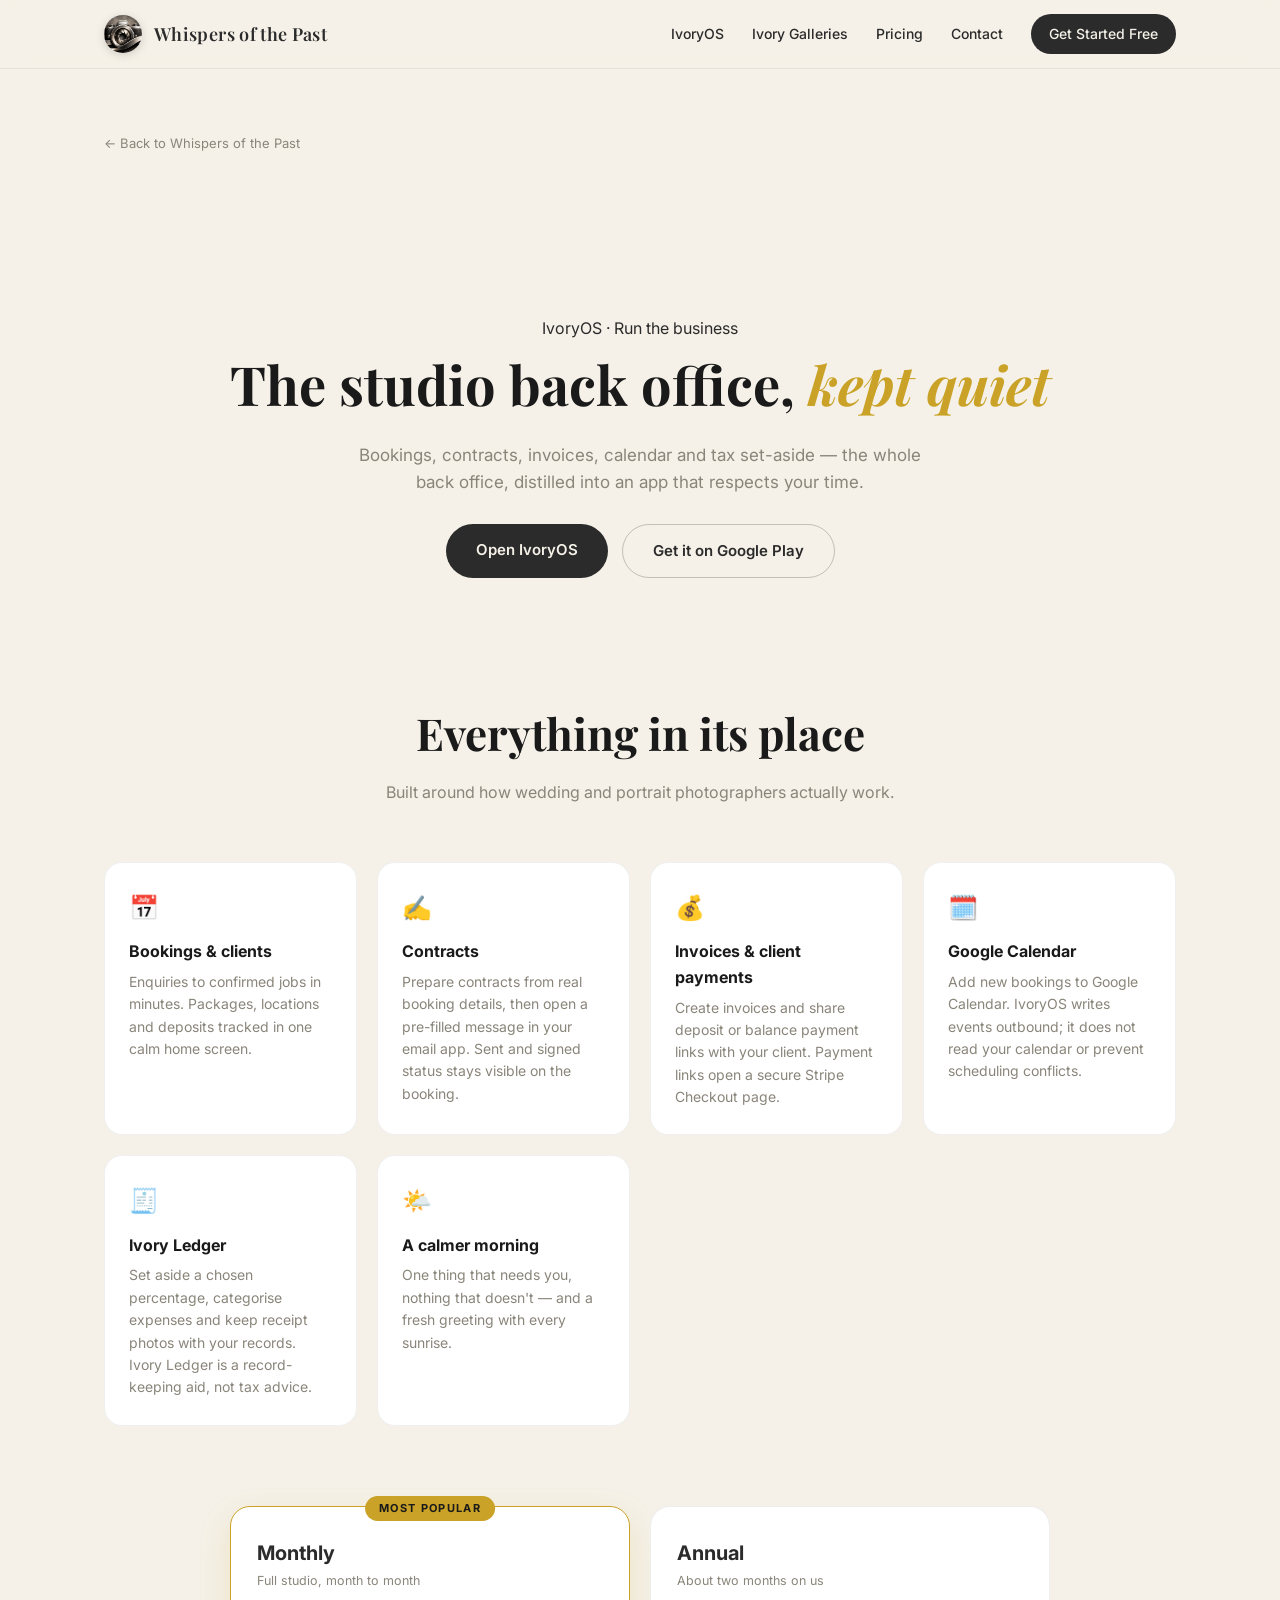
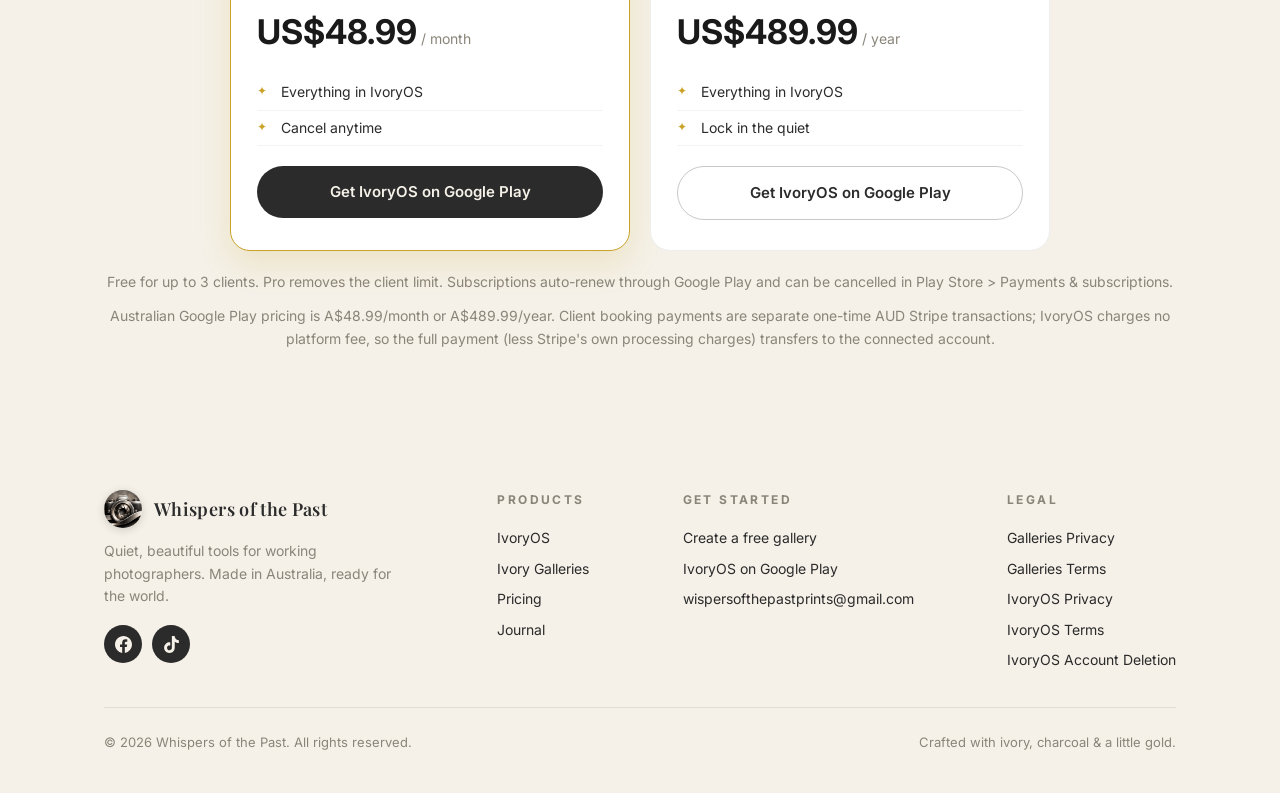
<file: products/ivoryos/index.html>
<!DOCTYPE html>
<html lang="en">
<head>
<meta charset="UTF-8">
<meta name="viewport" content="width=device-width, initial-scale=1.0">
<title>IvoryOS — Studio Management for Photographers</title>
<meta name="description" content="Bookings, contracts, invoices, calendar event creation and tax set-aside — the studio management system that stays out of your way.">
<meta name="theme-color" content="#F5F1E8">
<link rel="canonical" href="https://whispersofthepast.co/products/ivoryos/">
<link rel="icon" type="image/png" href="../../assets/emblem.png">
<meta property="og:type" content="website">
<meta property="og:site_name" content="Whispers of the Past">
<meta property="og:title" content="IvoryOS — Studio Management for Photographers">
<meta property="og:description" content="Bookings, contracts, invoices, calendar event creation and tax set-aside — the studio management system that stays out of your way.">
<meta property="og:url" content="https://whispersofthepast.co/products/ivoryos/">
<meta property="og:image" content="https://whispersofthepast.co/logo_512.png">
<meta property="og:image:alt" content="Whispers of the Past — photography software logo">
<meta name="twitter:card" content="summary_large_image">
<meta name="twitter:title" content="IvoryOS — Studio Management for Photographers">
<meta name="twitter:description" content="Bookings, contracts, invoices, calendar event creation and tax set-aside — the studio management system that stays out of your way.">
<meta name="twitter:image" content="https://whispersofthepast.co/logo_512.png">
<script data-goatcounter="https://whispersofthepast.goatcounter.com/count" async src="//gc.zgo.at/count.js"></script><!-- analytics: swap whispersofthepast with your GoatCounter site code -->
<link rel="preconnect" href="https://fonts.googleapis.com">
<link rel="preconnect" href="https://fonts.gstatic.com" crossorigin>
<link href="https://fonts.googleapis.com/css2?family=Playfair+Display:ital,wght@0,400;0,600;0,700;1,400&family=Inter:wght@400;500;600;700&display=swap" rel="stylesheet">
<link rel="stylesheet" href="../../assets/style.css">
<noscript><style>.reveal { opacity: 1 !important; transform: none !important; }</style></noscript>
<script type="application/ld+json">
{
  "@context": "https://schema.org",
  "@type": "Organization",
  "name": "Whispers of the Past",
  "url": "https://whispersofthepast.co/",
  "logo": "https://whispersofthepast.co/logo_512.png",
  "email": "wispersofthepastprints@gmail.com",
  "description": "Quiet, beautiful software for working photographers: IvoryOS, the studio management system, and Ivory Galleries, the client gallery that sells itself.",
  "brand": [{"@type": "Brand", "name": "IvoryOS"}, {"@type": "Brand", "name": "Ivory Galleries"}],
  "sameAs": ["https://play.google.com/store/apps/details?id=com.wispersofthepast.ivoryos", "https://galleries.whispersofthepast.co"]
}
</script>
</head>
<body>

<nav>
  <div class="nav-inner">
    <a class="brand" href="../../index.html">
      <div class="emblem"><img src="../../assets/emblem.png" alt="Whispers of the Past emblem"></div>
      <span class="brand-name">Whispers of the Past</span>
    </a>
    <button class="menu-btn" onclick="document.getElementById('navLinks').classList.toggle('open')">☰</button>
    <div class="nav-links" id="navLinks">
      <a href="../../products/ivoryos/">IvoryOS</a>
      <a href="../../products/ivory-galleries/">Ivory Galleries</a>
      <a href="../../pricing/">Pricing</a>
      <a href="../../contact/">Contact</a>
      <a class="nav-cta" href="https://galleries.whispersofthepast.co" target="_blank" rel="noopener">Get Started Free</a>
    </div>
  </div>
</nav>


<div class="crumb" style="padding-top:130px"><a href="../../index.html">← Back to Whispers of the Past</a></div>
<header class="page-hero">
  <div class="kicker">IvoryOS · Run the business</div>
  <h1>The studio back office, <em>kept quiet</em></h1>
  <p>Bookings, contracts, invoices, calendar and tax set-aside — the whole back office, distilled into an app that respects your time.</p>
  <div class="hero-ctas" style="margin-top:28px">
    <a class="btn btn-dark" href="https://play.google.com/store/apps/details?id=com.wispersofthepast.ivoryos" target="_blank" rel="noopener">Open IvoryOS</a>
    <a class="btn btn-ghost" href="https://play.google.com/store/apps/details?id=com.wispersofthepast.ivoryos" target="_blank" rel="noopener">Get it on Google Play</a>
  </div>
</header>
<section class="section">
  <div class="section-head reveal"><h2>Everything in its place</h2><p>Built around how wedding and portrait photographers actually work.</p></div>
  <div class="feature-grid">
    <div class="feature-tile reveal"><div class="fi">📅</div><h4>Bookings &amp; clients</h4><p>Enquiries to confirmed jobs in minutes. Packages, locations and deposits tracked in one calm home screen.</p></div>
    <div class="feature-tile reveal"><div class="fi">✍️</div><h4>Contracts</h4><p>Prepare contracts from real booking details, then open a pre-filled message in your email app. Sent and signed status stays visible on the booking.</p></div>
    <div class="feature-tile reveal"><div class="fi">💰</div><h4>Invoices &amp; client payments</h4><p>Create invoices and share deposit or balance payment links with your client. Payment links open a secure Stripe Checkout page.</p></div>
    <div class="feature-tile reveal"><div class="fi">🗓️</div><h4>Google Calendar</h4><p>Add new bookings to Google Calendar. IvoryOS writes events outbound; it does not read your calendar or prevent scheduling conflicts.</p></div>
    <div class="feature-tile reveal"><div class="fi">🧾</div><h4>Ivory Ledger</h4><p>Set aside a chosen percentage, categorise expenses and keep receipt photos with your records. Ivory Ledger is a record-keeping aid, not tax advice.</p></div>
    <div class="feature-tile reveal"><div class="fi">🌤️</div><h4>A calmer morning</h4><p>One thing that needs you, nothing that doesn't — and a fresh greeting with every sunrise.</p></div>
  </div>
</section>
<section class="section" style="padding-top:0">
  <div class="price-grid reveal" style="max-width:820px;margin:0 auto">
    <div class="price-card featured">
      <span class="badge-pop">Most popular</span>
      <h3>Monthly</h3>
      <div class="for">Full studio, month to month</div>
      <span class="amount">US$48.99</span> <span class="per">/ month</span>
      <ul><li>Everything in IvoryOS</li><li>Cancel anytime</li></ul>
      <a class="btn btn-dark" href="https://play.google.com/store/apps/details?id=com.wispersofthepast.ivoryos" target="_blank" rel="noopener" style="width:100%;text-align:center">Get IvoryOS on Google Play</a>
    </div>
    <div class="price-card">
      <h3>Annual</h3>
      <div class="for">About two months on us</div>
      <span class="amount">US$489.99</span> <span class="per">/ year</span>
      <ul><li>Everything in IvoryOS</li><li>Lock in the quiet</li></ul>
      <a class="btn btn-ghost" href="https://play.google.com/store/apps/details?id=com.wispersofthepast.ivoryos" target="_blank" rel="noopener" style="width:100%;text-align:center">Get IvoryOS on Google Play</a>
    </div>
  </div>
  <p class="reveal" style="text-align:center;color:var(--fog);font-size:14px;margin-top:20px">Free for up to 3 clients. Pro removes the client limit. Subscriptions auto-renew through Google Play and can be cancelled in Play Store &gt; Payments &amp; subscriptions.</p>
  <p class="reveal" style="text-align:center;color:var(--fog);font-size:14px;margin-top:12px">Australian Google Play pricing is A$48.99/month or A$489.99/year. Client booking payments are separate one-time AUD Stripe transactions; IvoryOS charges no platform fee, so the full payment (less Stripe's own processing charges) transfers to the connected account.</p>
</section>


<footer id="contact">
  <div class="footer-grid">
    <div class="footer-brand">
      <a class="brand" href="../../index.html">
        <div class="emblem"><img src="../../assets/emblem.png" alt="Whispers of the Past emblem"></div>
        <span class="brand-name">Whispers of the Past</span>
      </a>
      <p>Quiet, beautiful tools for working photographers. Made in Australia, ready for the world.</p>
      <div class="social-row">
      <a class="social-btn" href="https://www.facebook.com/wispersofthepast1" target="_blank" rel="noopener" aria-label="Facebook"><svg viewBox="0 0 24 24" xmlns="http://www.w3.org/2000/svg"><path d="M24 12.073c0-6.627-5.373-12-12-12s-12 5.373-12 12c0 5.99 4.388 10.954 10.125 11.854v-8.385H7.078v-3.47h3.047V9.43c0-3.007 1.792-4.669 4.533-4.669 1.312 0 2.686.235 2.686.235v2.953H15.83c-1.491 0-1.956.925-1.956 1.874v2.25h3.328l-.532 3.47h-2.796v8.385C19.612 23.027 24 18.062 24 12.073z"/></svg></a>
      <a class="social-btn" href="https://www.tiktok.com/@the.whispers.of.the.past" target="_blank" rel="noopener" aria-label="TikTok"><svg viewBox="0 0 24 24" xmlns="http://www.w3.org/2000/svg"><path d="M12.525.02c1.31-.02 2.61-.01 3.91-.02.08 1.53.63 3.09 1.75 4.17 1.12 1.11 2.7 1.62 4.24 1.79v4.03c-1.44-.05-2.89-.35-4.2-.97-.57-.26-1.1-.59-1.62-.93-.01 2.92.01 5.84-.02 8.75-.08 1.4-.54 2.79-1.35 3.94-1.31 1.92-3.58 3.17-5.91 3.21-1.43.08-2.86-.31-4.08-1.03-2.02-1.19-3.44-3.37-3.65-5.71-.02-.5-.03-1-.01-1.49.18-1.9 1.12-3.72 2.58-4.96 1.66-1.44 3.98-2.13 6.15-1.72.02 1.48-.04 2.96-.04 4.44-.99-.32-2.15-.23-3.02.37-.63.41-1.11 1.04-1.36 1.75-.21.51-.15 1.07-.14 1.61.24 1.64 1.82 3.02 3.5 2.87 1.12-.01 2.19-.66 2.77-1.61.19-.33.4-.67.41-1.06.1-1.79.06-3.57.07-5.36.01-4.03-.01-8.05.02-12.07z"/></svg></a>
    </div>
    </div>
    <div class="footer-col">
      <h4>Products</h4>
      <a href="../../products/ivoryos/">IvoryOS</a>
      <a href="../../products/ivory-galleries/">Ivory Galleries</a>
      <a href="../../pricing/">Pricing</a>
      <a href="../../blog/">Journal</a>
    </div>
    <div class="footer-col">
      <h4>Get started</h4>
      <a href="https://galleries.whispersofthepast.co" target="_blank" rel="noopener">Create a free gallery</a>
      <a href="https://play.google.com/store/apps/details?id=com.wispersofthepast.ivoryos" target="_blank" rel="noopener">IvoryOS on Google Play</a>
      <a href="mailto:wispersofthepastprints@gmail.com">wispersofthepastprints@gmail.com</a>
    </div>
    <div class="footer-col">
      <h4>Legal</h4>
      <a href="https://galleries.whispersofthepast.co/privacy" target="_blank" rel="noopener">Galleries Privacy</a>
      <a href="https://galleries.whispersofthepast.co/terms" target="_blank" rel="noopener">Galleries Terms</a>
      <a href="https://wispersofthepastprints-prog.github.io/IvoryOS/privacy-policy.html" target="_blank" rel="noopener">IvoryOS Privacy</a>
      <a href="https://wispersofthepastprints-prog.github.io/IvoryOS/terms.html" target="_blank" rel="noopener">IvoryOS Terms</a>
      <a href="https://wispersofthepastprints-prog.github.io/IvoryOS/delete-account.html" target="_blank" rel="noopener">IvoryOS Account Deletion</a>
    </div>
  </div>
  <div class="footer-bottom">
    <span>© 2026 Whispers of the Past. All rights reserved.</span>
    <span>Crafted with ivory, charcoal &amp; a little gold.</span>
  </div>
</footer>

<script src="../../assets/site.js"></script>
</body>
</html>
</file>
<file: assets/style.css>
:root {
    --ivory: #F5F1E8;
    --ivory-deep: #EDE7D9;
    --charcoal: #2B2B2B;
    --ink: #1A1A1A;
    --fog: #8A857A;
    --gold: #C9A227;
    --gold-soft: #E7D9A7;
    --silver: #A8A9AD;
    --card: #FFFFFF;
  }
  * { margin: 0; padding: 0; box-sizing: border-box; }
  ::selection { background: var(--gold-soft); color: var(--ink); }
  html { scroll-behavior: smooth; }
  body {
    background: var(--ivory);
    color: var(--charcoal);
    font-family: 'Inter', sans-serif;
    line-height: 1.6;
    -webkit-font-smoothing: antialiased;
  }
  .serif { font-family: 'Playfair Display', serif; }
  .hero-lockup { width: min(300px, 68vw); margin: 0 auto 38px; }
  .hero-lockup img { width: 100%; display: block; border-radius: 24px; box-shadow: 0 24px 64px rgba(26,26,26,.38); }

  /* ---------- Nav ---------- */
  nav {
    position: fixed; top: 0; left: 0; right: 0; z-index: 50;
    background: rgba(245,241,232,.88);
    backdrop-filter: blur(12px);
    border-bottom: 1px solid rgba(43,43,43,.08);
  }
  .nav-inner {
    max-width: 1120px; margin: 0 auto; padding: 14px 24px;
    display: flex; align-items: center; justify-content: space-between;
  }
  .brand { display: flex; align-items: center; gap: 12px; text-decoration: none; color: var(--charcoal); }
  .emblem {
    width: 38px; height: 38px; border-radius: 50%;
    overflow: hidden; flex-shrink: 0;
    box-shadow: 0 2px 8px rgba(43,43,43,.18);
    background: transparent;
  }
  .emblem img { width: 100%; height: 100%; object-fit: cover; display: block; }
  .brand-name { font-family: 'Playfair Display', serif; font-weight: 600; font-size: 18px; letter-spacing: .02em; }
  .nav-links { display: flex; align-items: center; gap: 28px; }
  .nav-links a { text-decoration: none; color: var(--charcoal); font-size: 14px; font-weight: 500; transition: color .2s; }
  .nav-links a:hover { color: var(--gold); }
  .nav-cta {
    background: var(--charcoal); color: var(--ivory) !important;
    padding: 9px 18px; border-radius: 999px; font-weight: 600;
  }
  .nav-cta:hover { background: var(--gold); }
  .menu-btn { display: none; background: none; border: none; font-size: 24px; cursor: pointer; color: var(--charcoal); }

  /* ---------- Hero ---------- */
  .hero {
    max-width: 1120px; margin: 0 auto;
    padding: 170px 24px 90px; text-align: center;
  }
  .hero .kicker {
    text-transform: uppercase; letter-spacing: .32em; font-size: 12px;
    color: var(--gold); font-weight: 600; margin-bottom: 22px;
  }
  .hero h1 {
    font-family: 'Playfair Display', serif; font-weight: 700;
    font-size: clamp(42px, 7vw, 76px); line-height: 1.08; color: var(--ink);
    margin-bottom: 24px;
  }
  .hero h1 em { font-style: italic; color: var(--gold); }
  .hero p.lede { max-width: 620px; margin: 0 auto 40px; font-size: 18px; color: var(--fog); }
  .hero-ctas { display: flex; gap: 14px; justify-content: center; flex-wrap: wrap; }
  .btn {
    display: inline-block; text-decoration: none; font-weight: 600; font-size: 15px;
    padding: 14px 30px; border-radius: 999px; transition: all .25s; cursor: pointer; border: none;
  }
  .btn-dark { background: var(--charcoal); color: var(--ivory); }
  .btn-dark:hover { background: var(--gold); transform: translateY(-2px); box-shadow: 0 10px 24px rgba(201,162,39,.35); }
  .btn-ghost { background: transparent; color: var(--charcoal); border: 1.5px solid rgba(43,43,43,.25); }
  .btn-ghost:hover { border-color: var(--gold); color: var(--gold); transform: translateY(-2px); }

  /* ---------- Products ---------- */
  .section { max-width: 1120px; margin: 0 auto; padding: 80px 24px; }
  .section-head { text-align: center; margin-bottom: 56px; }
  .section-head h2 { font-family: 'Playfair Display', serif; font-size: clamp(30px, 4.5vw, 44px); color: var(--ink); margin-bottom: 12px; }
  .section-head p { color: var(--fog); max-width: 540px; margin: 0 auto; }
  .products {
    display: grid; grid-template-columns: repeat(auto-fit, minmax(320px, 1fr)); gap: 28px;
  }
  .product-card {
    background: var(--card); border-radius: 24px; padding: 40px 36px;
    border: 1px solid rgba(43,43,43,.07);
    box-shadow: 0 4px 20px rgba(43,43,43,.05);
    display: flex; flex-direction: column;
    transition: transform .3s, box-shadow .3s;
    position: relative; overflow: hidden;
  }
  .product-card:hover { transform: translateY(-6px); box-shadow: 0 22px 48px rgba(43,43,43,.12); }
  .product-card::before {
    content: ""; position: absolute; top: 0; left: 0; right: 0; height: 5px;
    background: linear-gradient(90deg, var(--gold), var(--silver));
  }
  .product-icon {
    width: 56px; height: 56px; border-radius: 16px;
    background: var(--ivory-deep); border: 1px solid rgba(43,43,43,.07);
    display: flex; align-items: center; justify-content: center; font-size: 26px; margin-bottom: 22px;
  }
  .product-card h3 { font-size: 24px; font-weight: 700; letter-spacing: -.01em; margin-bottom: 6px; }
  .product-card .role { font-size: 13px; text-transform: uppercase; letter-spacing: .18em; color: var(--gold); font-weight: 600; margin-bottom: 16px; }
  .product-card > p { color: var(--fog); font-size: 15px; margin-bottom: 22px; }
  .features { list-style: none; margin-bottom: 28px; }
  .features li { padding: 8px 0 8px 28px; position: relative; font-size: 14.5px; color: var(--charcoal); border-bottom: 1px solid rgba(43,43,43,.05); }
  .features li:last-child { border-bottom: none; }
  .features li::before { content: "✦"; position: absolute; left: 0; color: var(--gold); }
  .price-line { margin-top: auto; margin-bottom: 20px; }
  .price-line .amount { font-size: 30px; font-weight: 700; color: var(--ink); }
  .price-line .per { font-size: 14px; color: var(--fog); }
  .price-line .alt { display: block; font-size: 13px; color: var(--fog); margin-top: 2px; }
  .card-links { display: flex; gap: 10px; flex-wrap: wrap; }
  .card-links .btn { padding: 11px 22px; font-size: 14px; }

  /* ---------- Connect strip ---------- */
  .connect {
    background: var(--charcoal); color: var(--ivory);
    border-radius: 28px; padding: 64px 48px; text-align: center;
    margin: 40px 24px 0;
  }
  .connect h2 { font-family: 'Playfair Display', serif; font-size: clamp(26px, 3.5vw, 38px); margin-bottom: 14px; }
  .connect p { color: var(--silver); max-width: 560px; margin: 0 auto 30px; }
  .connect .btn-gold { background: var(--gold); color: var(--ink); }
  .connect .btn-gold:hover { background: var(--ivory); }

  /* ---------- Footer ---------- */
  footer { max-width: 1120px; margin: 0 auto; padding: 60px 24px 40px; }
  .footer-grid { display: flex; justify-content: space-between; gap: 40px; flex-wrap: wrap; padding-bottom: 32px; border-bottom: 1px solid rgba(43,43,43,.1); }
  .footer-brand p { color: var(--fog); font-size: 14px; max-width: 300px; margin-top: 12px; }
  .footer-col h4 { font-size: 12px; text-transform: uppercase; letter-spacing: .2em; color: var(--fog); margin-bottom: 14px; }
  .footer-col a { display: block; color: var(--charcoal); text-decoration: none; font-size: 14px; padding: 4px 0; transition: color .2s; }
  .footer-col a:hover { color: var(--gold); }
  .footer-bottom { display: flex; justify-content: space-between; flex-wrap: wrap; gap: 12px; padding-top: 24px; font-size: 13px; color: var(--fog); }

  /* Content remains visible without JavaScript or scroll-triggered rendering. */
  .reveal { opacity: 1; transform: none; }

  @media (max-width: 720px) {
    .nav-links { display: none; position: absolute; top: 100%; left: 0; right: 0; background: var(--ivory); flex-direction: column; align-items: flex-start; padding: 18px 24px 24px; gap: 16px; border-bottom: 1px solid rgba(43,43,43,.08); }
    .nav-links.open { display: flex; }
    .menu-btn { display: block; }
    .hero { padding-top: 140px; }
    .connect { padding: 48px 28px; margin: 24px 16px 0; }
  }
  /* ---------- Sub-page shared ---------- */
  .page-hero { max-width: 1120px; margin: 0 auto; padding: 160px 24px 40px; text-align: center; }
  .page-hero h1 { font-family: 'Playfair Display', serif; font-size: clamp(34px, 5vw, 54px); color: var(--ink); margin-bottom: 14px; }
  .page-hero h1 em { font-style: italic; color: var(--gold); }
  .page-hero p { color: var(--fog); max-width: 600px; margin: 0 auto; font-size: 17px; }
  .feature-grid { display: grid; grid-template-columns: repeat(auto-fit, minmax(240px, 1fr)); gap: 20px; }
  .feature-tile { background: var(--card); border: 1px solid rgba(43,43,43,.07); border-radius: 18px; padding: 26px 24px; transition: transform .25s, box-shadow .25s; }
  .feature-tile:hover { transform: translateY(-4px); box-shadow: 0 16px 36px rgba(43,43,43,.1); }
  .feature-tile .fi { font-size: 24px; margin-bottom: 12px; }
  .feature-tile h4 { font-size: 16px; margin-bottom: 6px; color: var(--ink); }
  .feature-tile p { font-size: 14px; color: var(--fog); }
  .price-grid { display: grid; grid-template-columns: repeat(auto-fit, minmax(250px, 1fr)); gap: 20px; }
  .price-card { background: var(--card); border: 1px solid rgba(43,43,43,.08); border-radius: 20px; padding: 30px 26px; position: relative; }
  .price-card.featured { border-color: var(--gold); box-shadow: 0 12px 32px rgba(201,162,39,.18); }
  .price-card .badge-pop { position: absolute; top: -11px; left: 50%; transform: translateX(-50%); background: var(--gold); color: var(--ink); font-size: 11px; font-weight: 700; letter-spacing: .12em; text-transform: uppercase; padding: 4px 14px; border-radius: 999px; }
  .price-card h3 { font-size: 20px; margin-bottom: 2px; }
  .price-card .for { font-size: 12.5px; color: var(--fog); margin-bottom: 14px; }
  .price-card .amount { font-size: 34px; font-weight: 700; color: var(--ink); }
  .price-card .per { color: var(--fog); font-size: 14px; }
  .price-card ul { list-style: none; margin: 16px 0 20px; }
  .price-card li { font-size: 14px; padding: 6px 0 6px 24px; position: relative; border-bottom: 1px solid rgba(43,43,43,.05); }
  .price-card li::before { content: "✦"; position: absolute; left: 0; color: var(--gold); font-size: 12px; }
  .faq { max-width: 720px; margin: 0 auto; }
  .faq details { background: var(--card); border: 1px solid rgba(43,43,43,.08); border-radius: 14px; padding: 18px 22px; margin-bottom: 12px; }
  .faq summary { font-weight: 600; cursor: pointer; color: var(--ink); }
  .faq p { color: var(--fog); font-size: 14.5px; margin-top: 10px; }
  .contact-card { max-width: 640px; margin: 0 auto; background: var(--card); border: 1px solid rgba(43,43,43,.08); border-radius: 24px; padding: 48px 40px; text-align: center; }
  .contact-card .btn { max-width: 100%; overflow-wrap: anywhere; }
  .crumb { max-width: 1120px; margin: 0 auto; padding: 0 24px; }
  .crumb a { color: var(--fog); text-decoration: none; font-size: 13px; }
  .crumb a:hover { color: var(--gold); }

  .social-row { display: flex; gap: 10px; margin-top: 18px; }
  .social-btn {
    width: 38px; height: 38px; border-radius: 50%;
    background: var(--charcoal); display: flex; align-items: center; justify-content: center;
    transition: background .2s, transform .2s;
  }
  .social-btn:hover { background: var(--gold); transform: translateY(-2px); }
  .social-btn svg { width: 17px; height: 17px; fill: var(--ivory); }
  .social-btn:hover svg { fill: var(--ink); }

  .product-icon img { width: 100%; height: 100%; object-fit: contain; mix-blend-mode: multiply; }

  /* ---------- Journal ---------- */
  .blog-list { max-width: 860px; margin: 0 auto; display: grid; gap: 24px; }
  .blog-card {
    background: var(--card); border: 1px solid rgba(43,43,43,.08); border-radius: 22px;
    box-shadow: 0 4px 20px rgba(43,43,43,.04);
    transition: transform .25s, box-shadow .25s, border-color .25s;
  }
  .blog-card:hover { transform: translateY(-4px); border-color: rgba(201,162,39,.45); box-shadow: 0 18px 40px rgba(43,43,43,.09); }
  .blog-card-link { display: block; padding: 36px 38px; color: inherit; text-decoration: none; }
  .blog-meta { color: var(--gold); font-size: 12px; font-weight: 600; letter-spacing: .16em; text-transform: uppercase; }
  .blog-card h2 { font-family: 'Playfair Display', serif; font-size: clamp(24px, 3vw, 32px); line-height: 1.25; color: var(--ink); margin: 12px 0; }
  .blog-card p { color: var(--fog); font-size: 15.5px; margin-bottom: 20px; }
  .read-more { color: var(--charcoal); font-size: 14px; font-weight: 600; transition: color .2s; }
  .blog-card-link:hover .read-more { color: var(--gold); }
  .hero-subtitle { line-height: 1.7; }
  .article-meta { color: var(--fog); font-size: 12px; font-weight: 500; letter-spacing: .14em; text-transform: uppercase; margin-top: 22px; }
  .article-body { padding: 24px 24px 36px; }
  .article-inner { max-width: 720px; margin: 0 auto; color: var(--charcoal); font-size: 17px; line-height: 1.85; }
  .article-inner p { margin: 0 0 26px; }
  .article-inner h2 { font-family: 'Playfair Display', serif; font-size: clamp(26px, 3vw, 34px); line-height: 1.25; color: var(--ink); margin: 52px 0 18px; }
  .article-inner a { color: var(--charcoal); text-decoration-color: var(--gold); text-decoration-thickness: 1.5px; text-underline-offset: 4px; transition: color .2s; }
  .article-inner a:hover { color: var(--gold); }
  .article-inner ol, .article-inner ul { margin: 0 0 28px 24px; padding-left: 12px; }
  .article-inner li { margin-bottom: 12px; padding-left: 6px; }
  .article-inner li::marker { color: var(--gold); }
  .article-inner strong { color: var(--ink); font-weight: 600; }
  .article-nav { position: static; z-index: auto; max-width: 720px; margin: 0 auto; padding: 32px 0 10px; background: transparent; backdrop-filter: none; border-top: 1px solid rgba(43,43,43,.1); border-bottom: none; display: flex; justify-content: space-between; gap: 24px; }
  .article-nav a { color: var(--fog); text-decoration: none; font-size: 14px; transition: color .2s; }
  .article-nav a:hover { color: var(--gold); }

  @media (max-width: 760px) {
    .article-nav { margin-left: 24px; margin-right: 24px; }
  }
  @media (max-width: 720px) {
    .blog-card-link { padding: 28px 24px; }
    .article-body { padding: 16px 24px 28px; }
    .article-inner { font-size: 16px; line-height: 1.8; }
    .article-inner h2 { margin-top: 42px; }
    .article-nav { flex-direction: column; gap: 14px; }
  }
</file>
